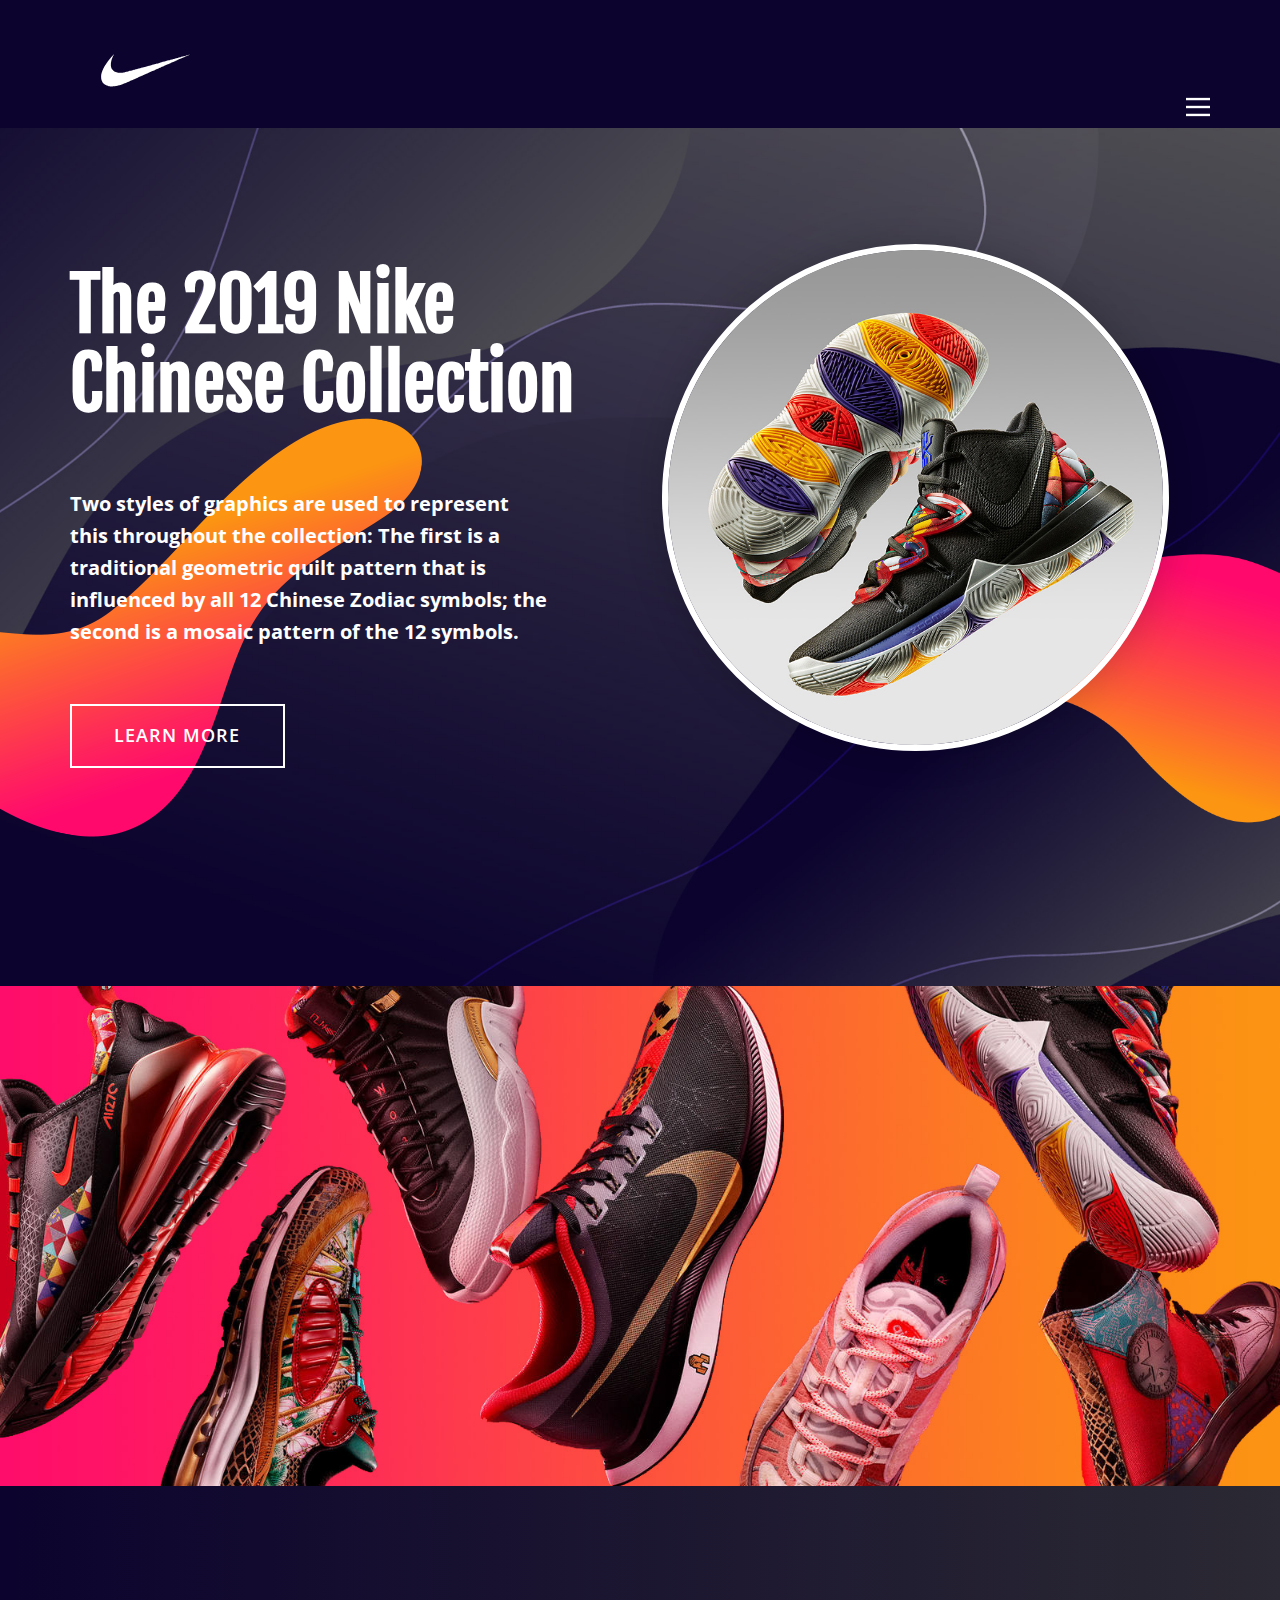
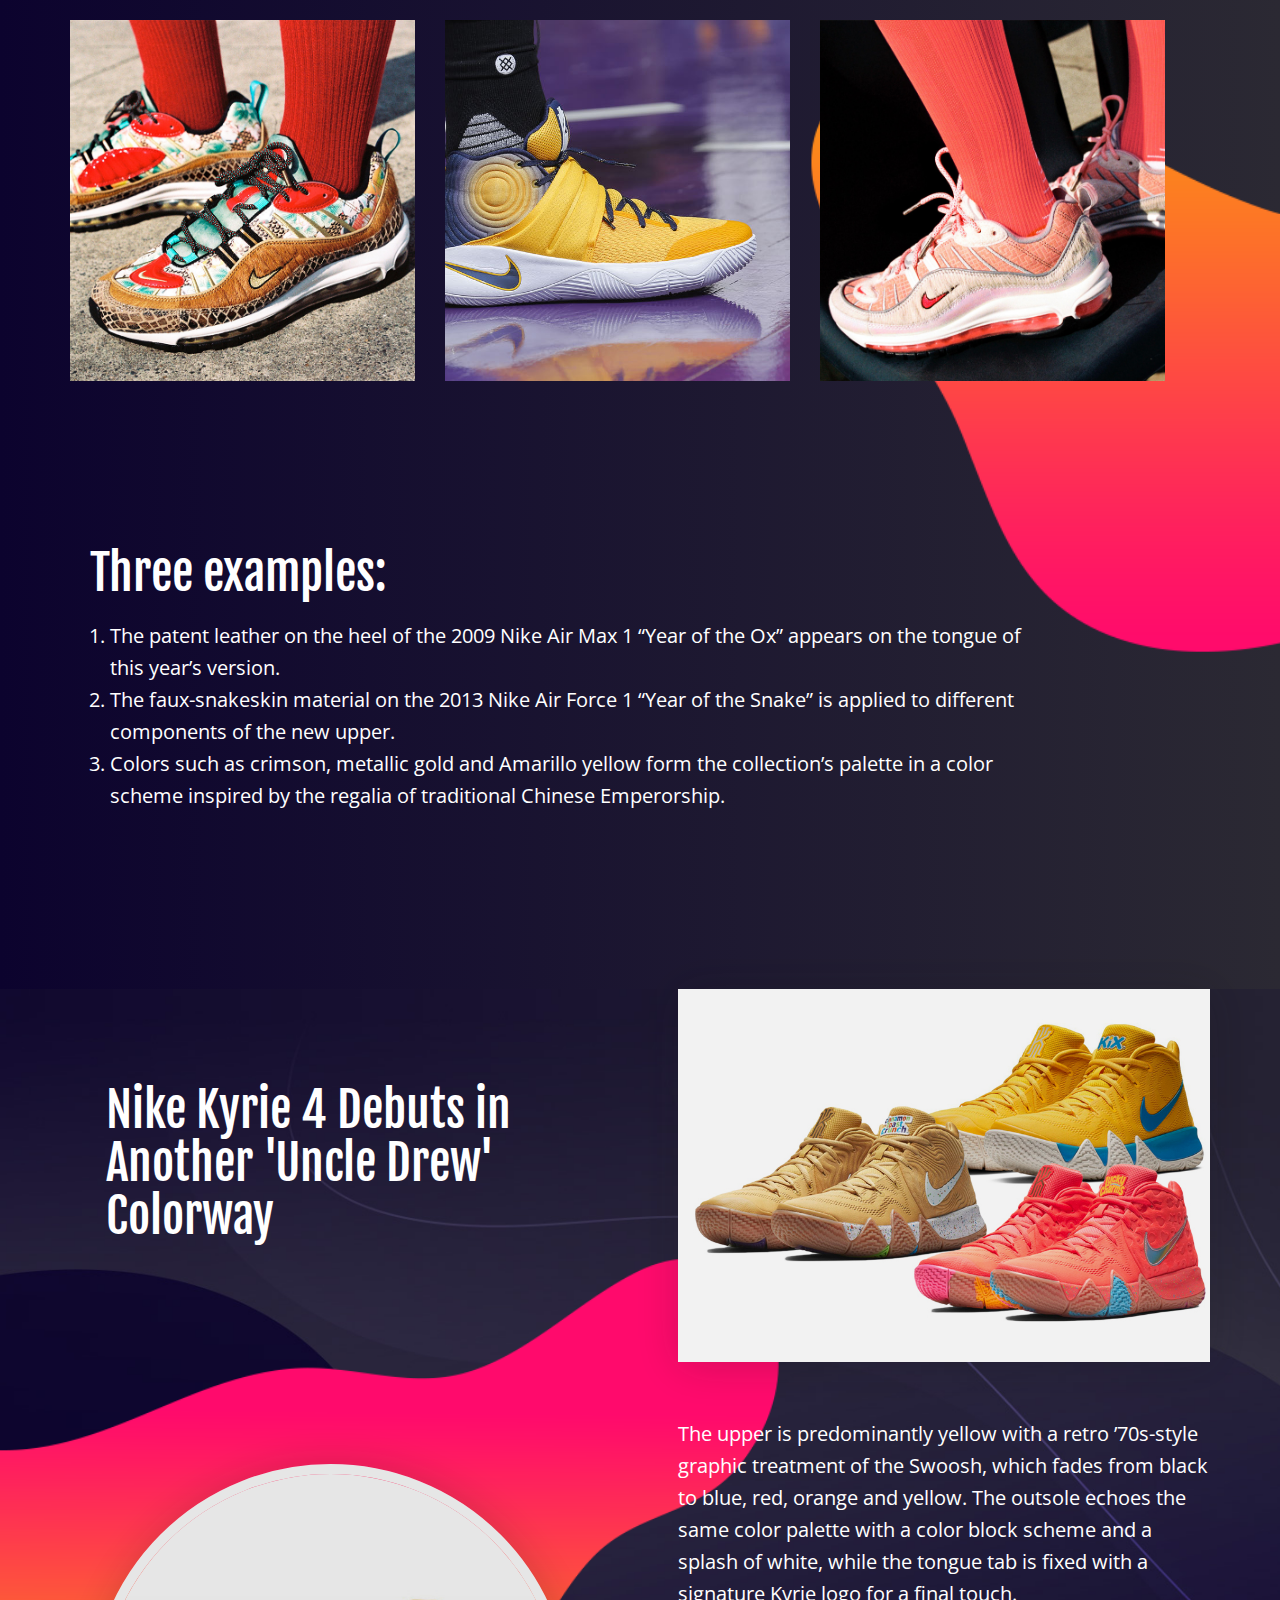
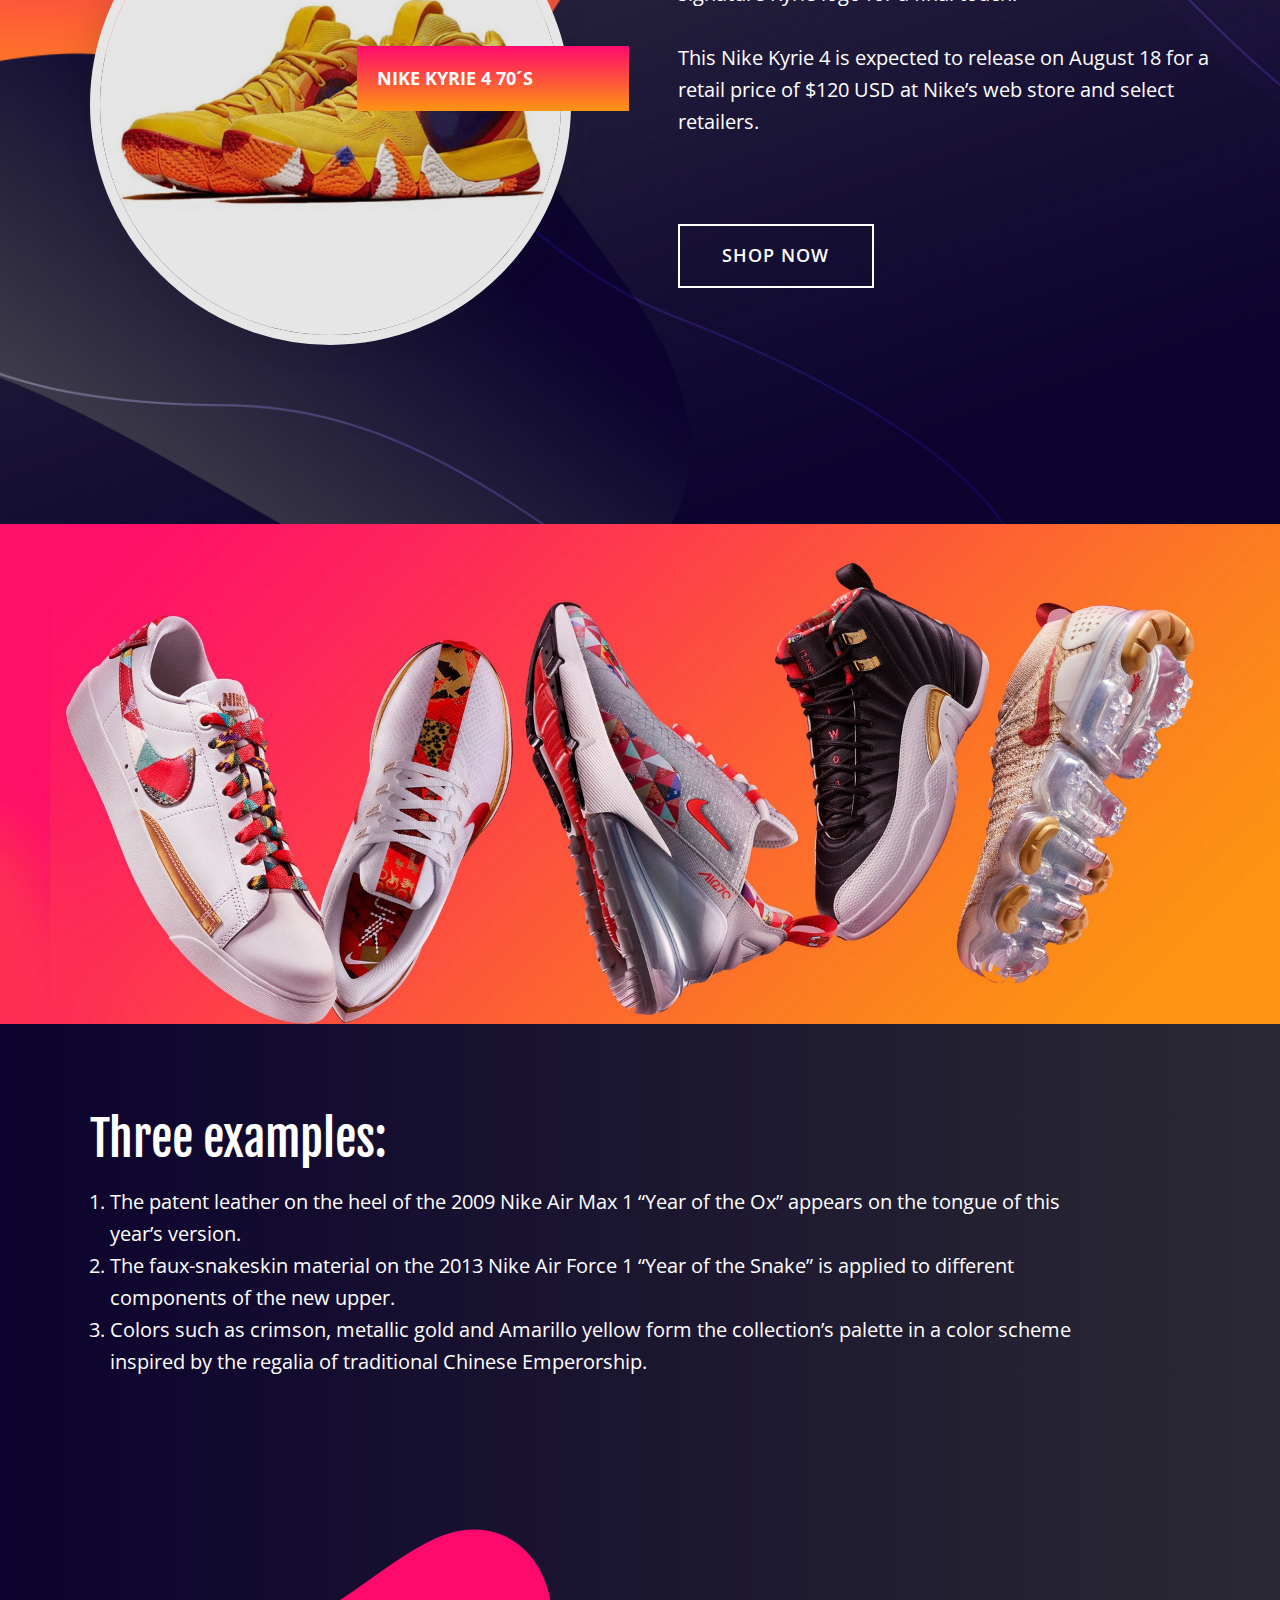
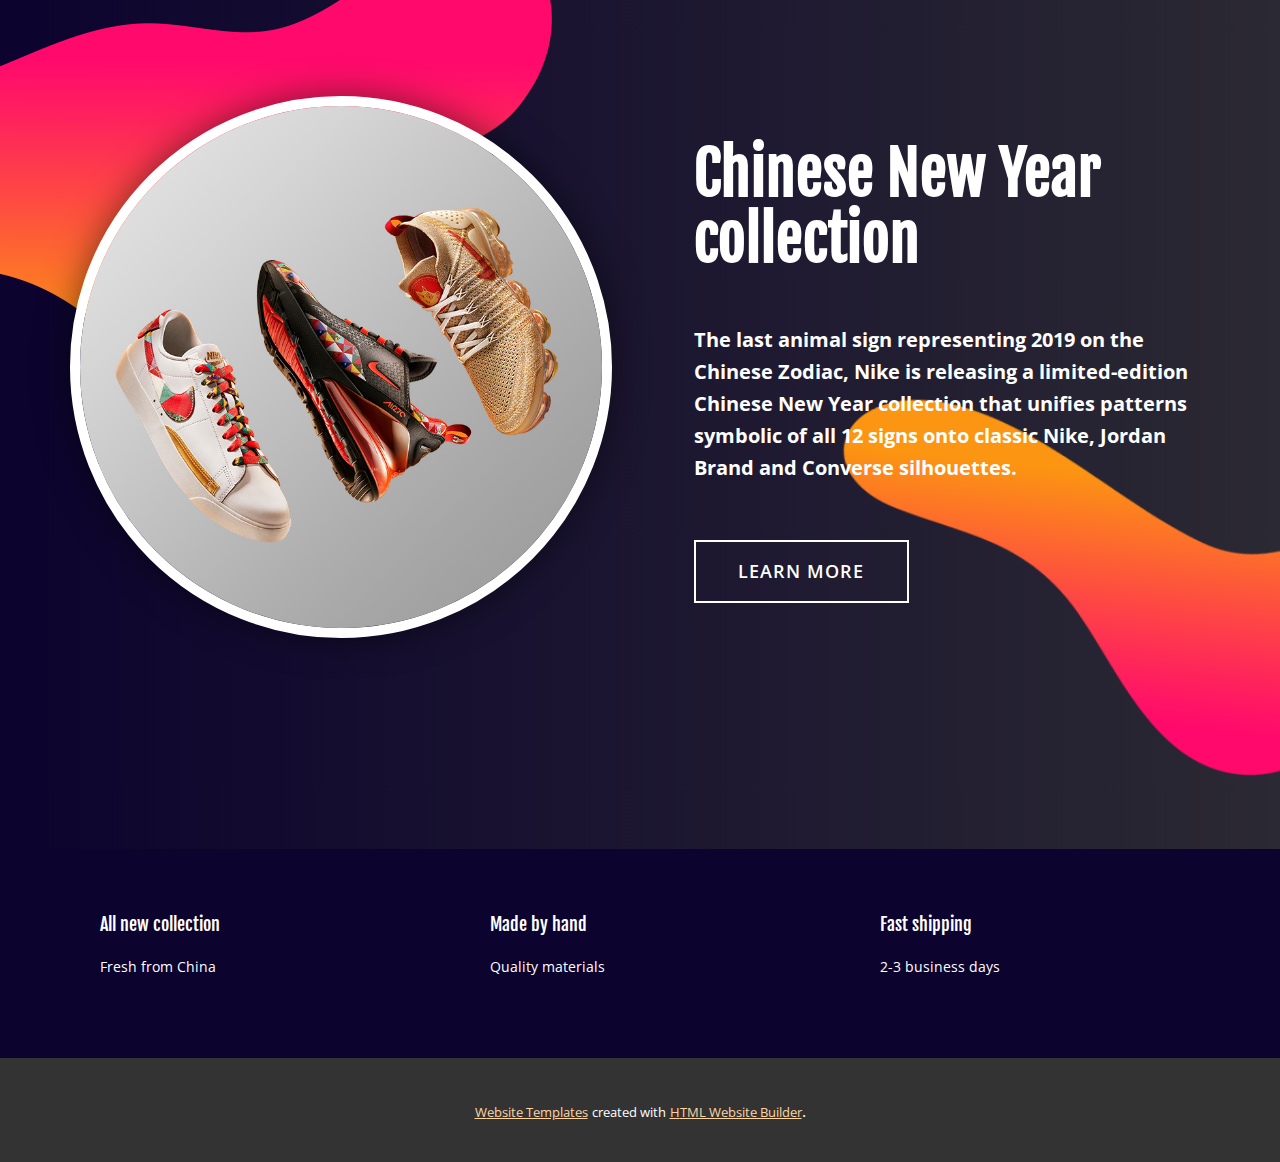
<file: index.html>
<!DOCTYPE html>
<html style="font-size: 16px;" lang="en"><head>
    <meta name="viewport" content="width=device-width, initial-scale=1.0">
    <meta charset="utf-8">
    <meta name="keywords" content="The 2019 Nike Chinese Collection, Three examples:, Nike Kyrie 4 Debuts in Another &amp;apos;Uncle Drew&amp;apos; Colorway, Three examples:, Chinese New Year collection">
    <meta name="description" content="">
    <title>Home</title>
    <link rel="stylesheet" href="nicepage.css" media="screen">
<link rel="stylesheet" href="Home.css" media="screen">
    <script class="u-script" type="text/javascript" src="jquery.js" defer=""></script>
    <script class="u-script" type="text/javascript" src="nicepage.js" defer=""></script>
    <meta name="generator" content="Nicepage 5.3.2, nicepage.com">
    <link id="u-theme-google-font" rel="stylesheet" href="https://fonts.googleapis.com/css?family=Open+Sans:300,300i,400,400i,500,500i,600,600i,700,700i,800,800i|Fjalla+One:400">
    
    
    
    
    
    
    
    
    <script type="application/ld+json">{
		"@context": "http://schema.org",
		"@type": "Organization",
		"name": ""
}</script>
    <meta name="theme-color" content="#fc9512">
    <meta property="og:title" content="Home">
    <meta property="og:type" content="website">
  </head>
  <body data-home-page="index.html" data-home-page-title="Home" class="u-body u-xl-mode" data-lang="en"><header class="u-clearfix u-header u-palette-3-base u-header" id="sec-a060"><div class="u-align-left u-clearfix u-sheet u-sheet-1">
        <h3 class="u-align-left-xs u-headline u-text u-text-1">
          <svg xmlns="http://www.w3.org/2000/svg" width="150" height="100" viewBox="0 0 1600 1600">
		  <path id="Unnamed" fill="#ffffff" stroke="black" stroke-width="1" d="M 307.50,544.25
		           C 307.50,544.25 291.75,558.50 291.75,558.50
		             291.75,558.50 283.50,567.75 283.50,567.75
		             283.50,567.75 276.50,575.50 276.50,575.50
		             276.50,575.50 271.25,581.25 271.25,581.25
		             271.25,581.25 265.75,587.50 265.75,587.50
		             265.75,587.50 260.00,593.50 260.00,593.50
		             260.00,593.50 254.25,600.00 254.25,600.00
		             254.25,600.00 249.00,606.25 249.00,606.25
		             249.00,606.25 245.25,610.25 245.25,610.25
		             245.25,610.25 240.50,615.75 240.50,615.75
		             240.50,615.75 237.00,621.00 237.00,621.00
		             237.00,621.00 232.25,626.75 232.25,626.75
		             232.25,626.75 226.75,633.25 226.75,633.25
		             226.75,633.25 222.50,638.25 222.50,638.25
		             222.50,638.25 217.25,646.00 217.00,646.00
		             216.75,646.00 211.25,653.75 211.25,653.75
		             211.25,653.75 204.50,662.25 204.50,662.25
		             204.50,662.25 198.75,670.75 198.75,670.75
		             198.75,670.75 193.50,678.25 193.50,678.25
		             193.50,678.25 188.00,685.75 188.00,685.75
		             188.00,685.75 182.25,694.50 182.25,694.50
		             182.25,694.50 177.75,702.25 177.75,702.25
		             177.75,702.25 172.50,710.50 172.50,710.50
		             172.50,710.50 167.75,717.25 167.75,717.25
		             167.75,717.25 161.50,725.50 161.50,725.50
		             161.50,725.50 158.00,731.50 158.00,731.50
		             158.00,731.50 154.75,737.50 154.75,737.50
		             154.75,737.50 150.25,745.75 150.25,745.75
		             150.25,745.75 145.25,755.50 145.25,755.50
		             145.25,755.50 140.50,763.75 140.50,763.75
		             140.50,763.75 135.25,773.25 135.25,773.25
		             135.25,773.25 131.75,781.00 131.75,781.00
		             131.75,781.00 127.75,790.00 127.75,790.00
		             127.75,790.00 124.50,797.00 124.50,797.00
		             124.50,797.00 120.75,805.75 120.75,805.75
		             120.75,805.75 117.50,813.25 117.50,813.25
		             117.50,813.25 115.00,820.00 115.00,820.00
		             115.00,820.00 112.00,829.50 112.00,829.50
		             112.00,829.50 107.50,841.75 107.50,841.75
		             107.50,841.75 105.50,848.75 105.50,848.75
		             105.50,848.75 103.25,855.75 103.25,855.75
		             103.25,855.75 102.00,861.75 102.00,861.75
		             102.00,861.75 100.25,869.75 100.25,869.75
		             100.25,869.75 99.00,876.75 99.00,876.75
		             99.00,876.75 98.25,883.00 98.25,883.25
		             98.25,883.50 98.50,889.00 98.50,889.00
		             98.50,889.00 97.50,894.50 97.50,894.50
		             97.50,894.50 97.50,899.75 97.50,899.75
		             97.50,899.75 97.25,908.75 97.25,908.75
		             97.25,908.75 98.00,915.50 98.00,915.50
		             98.00,915.50 98.00,921.50 97.75,921.75
		             97.50,922.00 98.25,930.00 98.25,930.00
		             98.25,930.00 99.00,935.25 99.00,935.25
		             99.00,935.25 99.75,943.50 99.75,943.50
		             99.75,943.50 100.75,949.75 100.75,949.75
		             100.75,949.75 103.25,955.25 103.25,955.50
		             103.25,955.75 104.50,961.75 104.50,961.75
		             104.50,961.75 106.50,967.75 106.50,967.50
		             106.50,967.25 109.75,973.25 109.75,973.25
		             109.75,973.25 111.50,979.75 111.75,979.75
		             112.00,979.75 114.50,984.00 114.50,984.00
		             114.50,984.00 117.50,991.75 117.50,991.75
		             117.50,991.75 121.25,998.00 121.25,998.00
		             121.25,998.00 127.25,1003.75 127.25,1003.75
		             127.25,1003.75 131.00,1009.75 131.00,1009.75
		             131.00,1009.75 136.00,1015.25 136.00,1015.25
		             136.00,1015.25 140.50,1019.50 140.50,1019.50
		             140.50,1019.50 145.75,1023.50 145.75,1023.50
		             145.75,1023.50 151.25,1028.25 151.25,1028.25
		             151.25,1028.25 156.75,1032.00 156.75,1032.00
		             156.75,1032.00 164.75,1037.50 164.75,1037.50
		             164.75,1037.50 170.00,1041.25 170.00,1041.25
		             170.00,1041.25 176.75,1044.00 176.75,1044.00
		             176.75,1044.00 185.75,1047.00 185.75,1047.00
		             185.75,1047.00 190.00,1048.75 190.00,1048.75
		             190.00,1048.75 197.00,1051.75 197.00,1051.75
		             197.00,1051.75 203.00,1053.75 203.00,1053.75
		             203.00,1053.75 208.50,1055.25 208.50,1055.25
		             208.50,1055.25 215.00,1058.00 215.00,1058.00
		             215.00,1058.00 218.50,1058.50 218.50,1058.50
		             218.50,1058.50 225.50,1060.25 225.75,1060.25
		             226.00,1060.25 231.00,1061.00 231.25,1061.00
		             231.50,1061.00 240.75,1062.00 240.75,1062.00
		             240.75,1062.00 248.25,1062.00 248.25,1062.00
		             248.25,1062.00 257.75,1062.75 257.75,1062.75
		             257.75,1062.75 267.00,1062.50 267.00,1062.50
		             267.00,1062.50 274.75,1062.50 274.75,1062.50
		             274.75,1062.50 285.00,1062.25 285.00,1062.25
		             285.00,1062.25 296.00,1061.50 296.00,1061.50
		             296.00,1061.50 304.33,1060.33 304.33,1060.33
		             304.33,1060.33 314.00,1059.67 314.00,1059.67
		             314.00,1059.67 324.00,1058.67 324.00,1058.33
		             324.00,1058.00 334.67,1057.00 334.67,1057.00
		             334.67,1057.00 347.33,1054.00 347.33,1054.00
		             347.33,1054.00 356.33,1053.00 356.33,1053.00
		             356.33,1053.00 368.67,1050.00 368.67,1050.00
		             368.67,1050.00 376.67,1047.67 376.67,1047.67
		             376.67,1047.67 387.33,1045.33 387.33,1045.33
		             387.33,1045.33 396.00,1042.67 396.00,1042.67
		             396.00,1042.67 408.00,1039.00 408.00,1039.00
		             408.00,1039.00 421.67,1035.00 421.67,1035.00
		             421.67,1035.00 432.00,1031.33 432.00,1031.33
		             432.00,1031.33 449.67,1024.00 449.67,1024.00
		             449.67,1024.00 459.33,1021.00 459.33,1021.00
		             459.33,1021.00 477.67,1013.67 477.67,1013.67
		             477.67,1013.67 491.67,1007.67 491.67,1007.67
		             491.67,1007.67 503.67,1003.00 504.00,1002.67
		             504.33,1002.33 515.33,997.33 515.33,997.33
		             515.33,997.33 526.33,992.33 526.33,992.33
		             526.33,992.33 538.00,987.33 538.00,987.33
		             538.00,987.33 547.67,982.67 547.67,982.67
		             547.67,982.67 557.00,978.50 557.00,978.50
		             557.00,978.50 570.25,972.50 570.25,972.50
		             570.25,972.50 579.00,969.25 579.00,969.25
		             579.00,969.25 588.50,964.75 588.50,964.75
		             588.50,964.75 601.50,959.25 601.50,959.25
		             601.50,959.25 657.50,934.25 657.50,934.25
		             657.50,934.25 690.75,919.50 690.75,919.50
		             690.75,919.50 713.75,909.50 713.75,909.50
		             713.75,909.50 734.25,899.25 734.25,899.25
		             734.25,899.25 754.00,891.25 754.00,891.25
		             754.00,891.25 772.00,883.00 772.00,883.00
		             772.00,883.00 786.25,876.50 786.25,876.50
		             786.25,876.50 806.00,868.25 806.00,868.25
		             806.00,868.25 822.00,861.00 822.00,861.00
		             822.00,861.00 838.25,854.00 838.25,854.00
		             838.25,854.00 853.50,847.25 853.50,847.25
		             853.50,847.25 870.00,840.25 870.00,840.25
		             870.00,840.25 883.50,833.75 883.50,833.75
		             883.50,833.75 902.00,825.50 902.00,825.50
		             902.00,825.50 921.25,817.50 921.50,817.50
		             921.75,817.50 933.50,812.00 933.50,812.00
		             933.50,812.00 946.75,806.25 946.75,806.25
		             946.75,806.25 964.00,798.25 964.00,798.25
		             964.00,798.25 975.50,793.25 975.50,793.25
		             975.50,793.25 992.25,785.75 992.25,785.75
		             992.25,785.75 1007.50,779.50 1007.50,779.50
		             1007.50,779.50 1024.75,772.25 1024.75,772.25
		             1024.75,772.25 1039.75,765.50 1039.75,765.50
		             1039.75,765.50 1054.50,758.00 1054.50,758.00
		             1054.50,758.00 1074.25,749.00 1074.25,749.00
		             1074.25,749.00 1088.00,743.75 1088.00,743.75
		             1088.00,743.75 1107.00,735.00 1107.00,735.00
		             1107.00,735.00 1129.00,725.00 1129.00,725.00
		             1129.00,725.00 1148.00,717.00 1148.00,717.00
		             1148.00,717.00 1167.75,707.50 1167.75,707.50
		             1167.75,707.50 1188.50,698.50 1188.50,698.50
		             1188.50,698.50 1207.00,690.25 1207.00,690.25
		             1207.00,690.25 1222.25,683.00 1222.25,683.00
		             1222.25,683.00 1236.00,677.75 1236.00,677.75
		             1236.00,677.75 1252.50,670.75 1252.50,670.50
		             1252.50,670.25 1270.00,663.00 1270.00,663.00
		             1270.00,663.00 1279.75,658.75 1279.75,658.75
		             1279.75,658.75 1288.75,654.25 1288.75,654.25
		             1288.75,654.25 1304.25,647.75 1304.25,647.75
		             1304.25,647.75 1316.75,642.00 1316.75,642.00
		             1316.75,642.00 1327.00,637.75 1327.00,637.75
		             1327.00,637.75 1346.50,628.75 1346.50,628.75
		             1346.50,628.75 1363.25,621.75 1363.25,621.75
		             1363.25,621.75 1380.25,614.25 1380.25,614.25
		             1380.25,614.25 1395.00,608.25 1395.00,608.25
		             1395.00,608.25 1412.75,600.25 1412.75,600.25
		             1412.75,600.25 1425.75,595.50 1425.75,595.50
		             1425.75,595.50 1441.50,587.25 1441.50,587.25
		             1441.50,587.25 1456.50,580.50 1456.50,580.50
		             1456.50,580.50 1469.00,574.75 1469.00,574.75
		             1469.00,574.75 1485.75,567.00 1485.75,567.00
		             1485.75,567.00 1496.25,562.75 1496.25,562.75
		             1496.25,562.75 1507.25,558.50 1507.25,558.50
		             1507.25,558.50 1516.25,554.75 1516.25,554.75
		             1516.25,554.75 1524.75,551.00 1524.75,551.00
		             1524.75,551.00 1532.00,547.25 1532.00,547.25
		             1532.00,547.25 1517.50,551.50 1517.50,551.50
		             1517.50,551.50 1502.00,556.00 1502.00,556.00
		             1502.00,556.00 1485.00,560.50 1485.00,560.50
		             1485.00,560.50 1469.25,565.50 1469.25,565.50
		             1469.25,565.50 1452.75,570.25 1452.75,570.25
		             1452.75,570.25 1435.00,575.00 1435.00,575.00
		             1435.00,575.00 1413.25,580.50 1413.25,580.50
		             1413.25,580.50 1399.00,584.50 1399.00,584.50
		             1399.00,584.50 1378.00,590.00 1378.00,590.00
		             1378.00,590.00 1357.25,596.00 1357.25,596.00
		             1357.25,596.00 1334.75,602.50 1334.75,602.50
		             1334.75,602.50 1315.25,608.50 1315.25,608.50
		             1315.25,608.50 1289.25,615.25 1289.25,615.25
		             1289.25,615.25 1260.00,623.50 1260.00,623.50
		             1260.00,623.50 1228.25,632.25 1228.25,632.25
		             1228.25,632.25 1203.00,638.75 1203.00,638.75
		             1203.00,638.75 1180.50,645.50 1180.50,645.50
		             1180.50,645.50 1041.00,682.50 1041.00,682.50
		             1041.00,682.50 966.25,703.50 966.25,703.50
		             966.25,703.50 867.25,731.25 867.25,731.25
		             867.25,731.25 760.75,760.25 760.75,760.25
		             760.75,760.25 634.25,795.00 634.25,795.00
		             634.25,795.00 566.00,812.75 566.00,812.75
		             566.00,812.75 506.75,829.50 506.75,829.50
		             506.75,829.50 468.00,838.25 468.00,838.25
		             468.00,838.25 457.00,840.25 456.75,840.25
		             456.50,840.25 440.00,843.00 440.00,843.00
		             440.00,843.00 422.50,844.00 422.50,844.00
		             422.50,844.00 407.75,844.75 407.75,844.75
		             407.75,844.75 398.00,844.50 398.00,844.50
		             398.00,844.50 387.50,844.75 387.50,844.75
		             387.50,844.75 378.50,843.75 378.25,843.50
		             378.00,843.25 367.75,842.50 367.75,842.50
		             367.75,842.50 356.00,840.25 356.00,840.25
		             356.00,840.25 341.75,836.75 342.00,836.75
		             342.25,836.75 334.25,833.25 334.25,833.25
		             334.25,833.25 328.75,831.00 328.75,831.00
		             328.75,831.00 322.00,828.25 322.00,828.25
		             322.00,828.25 312.50,823.00 312.50,823.00
		             312.50,823.00 299.75,814.75 299.75,814.75
		             299.75,814.75 292.75,808.00 292.75,808.00
		             292.75,808.00 283.75,799.00 283.75,799.00
		             283.75,799.00 272.25,784.50 272.25,784.50
		             272.25,784.50 264.75,771.00 264.75,771.00
		             264.75,771.00 260.25,758.50 260.25,758.25
		             260.25,758.00 255.50,740.50 255.50,740.50
		             255.50,740.50 254.25,726.25 254.25,726.25
		             254.25,726.25 254.50,715.25 254.50,715.25
		             254.50,715.25 254.50,703.00 254.50,703.00
		             254.50,703.00 254.75,693.00 254.75,693.00
		             254.75,693.00 256.25,684.25 256.25,684.25
		             256.25,684.25 258.00,672.25 258.00,672.25
		             258.00,672.25 260.00,660.25 260.00,660.25
		             260.00,660.25 263.00,648.25 263.00,648.25
		             263.00,648.25 266.75,635.50 266.75,635.50
		             266.75,635.50 272.50,620.50 272.50,620.50
		             272.50,620.50 277.75,604.25 277.75,604.25
		             277.75,604.25 283.25,590.50 283.25,590.50
		             283.25,590.50 289.00,579.00 289.00,579.00
		             289.00,579.00 295.50,569.25 295.50,569.25
		             295.50,569.25 299.75,558.75 299.75,558.75
		             299.75,558.75 307.50,544.25 307.50,544.25 Z">
					 </path>
		</svg>

        </h3>
        <nav class="u-menu u-menu-hamburger u-offcanvas u-menu-1" data-responsive-from="XL">
          <div class="menu-collapse">
            <a class="u-button-style u-nav-link u-text-body-alt-color" href="#" style="padding: 4px 0px; font-size: calc(1em + 8px);">
              <svg class="u-svg-link" preserveAspectRatio="xMidYMin slice" viewBox="0 0 302 302" style="undefined"><use xmlns:xlink="http://www.w3.org/1999/xlink" xlink:href="#svg-a760"></use></svg>
              <svg xmlns="http://www.w3.org/2000/svg" xmlns:xlink="http://www.w3.org/1999/xlink" version="1.1" id="svg-a760" x="0px" y="0px" viewBox="0 0 302 302" style="enable-background:new 0 0 302 302;" xml:space="preserve" class="u-svg-content"><g><rect y="36" width="302" height="30"></rect><rect y="236" width="302" height="30"></rect><rect y="136" width="302" height="30"></rect>
</g><g></g><g></g><g></g><g></g><g></g><g></g><g></g><g></g><g></g><g></g><g></g><g></g><g></g><g></g><g></g></svg>
            </a>
          </div>
          <div class="u-nav-container">
            <ul class="u-nav u-spacing-25 u-unstyled"><li class="u-nav-item"><a class="u-button-style u-nav-link" href="index.html" style="padding: 8px 0px;">Home</a>
</li><li class="u-nav-item"><a class="u-button-style u-nav-link" href="About.html" style="padding: 8px 0px;">About</a>
</li><li class="u-nav-item"><a class="u-button-style u-nav-link" href="Contact.html" style="padding: 8px 0px;">Contact</a>
</li></ul>
          </div>
          <div class="u-nav-container-collapse">
            <div class="u-black u-container-style u-inner-container-layout u-opacity u-opacity-95 u-sidenav">
              <div class="u-inner-container-layout u-sidenav-overflow">
                <div class="u-menu-close"></div>
                <ul class="u-align-center u-nav u-popupmenu-items u-unstyled u-nav-2"><li class="u-nav-item"><a class="u-button-style u-nav-link" href="index.html" style="padding: 8px 0px;">Home</a>
</li><li class="u-nav-item"><a class="u-button-style u-nav-link" href="About.html" style="padding: 8px 0px;">About</a>
</li><li class="u-nav-item"><a class="u-button-style u-nav-link" href="Contact.html" style="padding: 8px 0px;">Contact</a>
</li></ul>
              </div>
            </div>
            <div class="u-black u-menu-overlay u-opacity u-opacity-70"></div>
          </div>
        </nav>
      </div></header> 
    <section class="u-clearfix u-image u-section-1" id="sec-42d9">
      <img src="images/object.png" alt="" class="u-image u-image-default u-image-1" data-image-width="465" data-image-height="487">
      <img src="images/object2.png" alt="" class="u-image u-image-default u-image-2" data-image-width="700" data-image-height="557">
      <div class="u-clearfix u-layout-wrap u-layout-wrap-1">
        <div class="u-layout">
          <div class="u-layout-row">
            <div class="u-container-style u-layout-cell u-left-cell u-size-30 u-layout-cell-1">
              <div class="u-container-layout u-valign-middle-xl u-valign-top-sm u-container-layout-1">
                <h1 class="u-text u-text-body-alt-color u-title u-text-1">The 2019 Nike Chinese Collection</h1>
                <p class="u-large-text u-text u-text-body-alt-color u-text-variant u-text-2">Two styles of graphics are used to represent this throughout the collection: The first is a traditional geometric quilt pattern that is influenced by all 12 Chinese Zodiac symbols; the second is a mosaic pattern of the
                                    12 symbols. </p>
                <a href="https://news.nike.com/news/nike-chinese-new-year-collection" class="u-border-2 u-border-white u-btn u-button-style u-btn-1" title="learn more" target="_blank">learn more</a>
              </div>
            </div>
            <div class="u-container-style u-layout-cell u-right-cell u-size-30 u-layout-cell-2">
              <div class="u-container-layout u-valign-middle-xs">
                <img class="u-border-6 u-border-white u-image u-image-circle u-image-3" src="images/Untitled1.jpg">
              </div>
            </div>
          </div>
        </div>
      </div>
    </section>
    <section class="u-clearfix u-image u-section-2" id="sec-1f81">
      <div class="u-clearfix u-sheet u-sheet-1"></div>
    </section>
    <section class="u-clearfix u-gradient u-section-3" id="sec-1428">
      <img src="images/object4.png" alt="" class="u-image u-image-default u-image-1" data-image-width="385" data-image-height="522">
      <div class="u-clearfix u-expanded-width-md u-gutter-30 u-layout-wrap u-layout-wrap-1">
        <div class="u-layout">
          <div class="u-layout-row">
            <div class="u-container-style u-image u-layout-cell u-left-cell u-size-20 u-image-2">
              <div class="u-container-layout"></div>
            </div>
            <div class="u-container-style u-image u-layout-cell u-size-20 u-image-3">
              <div class="u-container-layout"></div>
            </div>
            <div class="u-container-style u-image u-layout-cell u-right-cell u-size-20 u-image-4">
              <div class="u-container-layout"></div>
            </div>
          </div>
        </div>
      </div>
      <div class="u-container-style u-expanded-width-xs u-group u-group-1">
        <div class="u-container-layout u-valign-middle u-container-layout-4">
          <h1 class="u-text u-text-body-alt-color u-text-1">Three examples:</h1>
          <ol class="u-text u-text-body-alt-color u-text-2">
            <li>The patent leather on the heel of the 2009 Nike Air Max 1 “Year of the Ox” appears on the tongue of this year’s version. </li>
            <li>The faux-snakeskin material on the 2013 Nike Air Force 1 “Year of the Snake” is applied to different components of the new upper. </li>
            <li>Colors such as crimson, metallic gold and Amarillo yellow form the collection’s palette in a color scheme inspired by the regalia of traditional Chinese Emperorship.</li>
          </ol>
        </div>
      </div>
    </section>
    <section class="u-clearfix u-image u-section-4" id="sec-40ca">
      <img src="images/object3.png" alt="" class="u-image u-image-default u-image-1" data-image-width="700" data-image-height="522">
      <div class="u-clearfix u-gutter-30 u-layout-wrap u-layout-wrap-1">
        <div class="u-layout">
          <div class="u-layout-row">
            <div class="u-container-style u-layout-cell u-left-cell u-size-30 u-layout-cell-1">
              <div class="u-container-layout u-container-layout-1">
                <h1 class="u-text u-text-body-alt-color u-text-1">Nike Kyrie 4 Debuts in Another 'Uncle Drew' Colorway </h1>
                <img src="images/f.jpg" alt="" class="u-border-10 u-border-white u-image u-image-circle u-image-2">
                <div class="u-container-style u-gradient u-group u-group-1">
                  <div class="u-container-layout u-valign-middle u-container-layout-2">
                    <p class="u-text u-text-body-alt-color u-text-2">Nike Kyrie 4 70´s</p>
                  </div>
                </div>
              </div>
            </div>
            <div class="u-container-style u-layout-cell u-right-cell u-size-30 u-layout-cell-2">
              <div class="u-container-layout u-container-layout-3">
                <img class="u-expanded-width u-image u-image-3" src="images/NikeKyrie4CerealPack1.jpg">
                <p class="u-text u-text-body-alt-color u-text-3">The upper is predominantly yellow with a retro ’70s-style graphic treatment of the Swoosh, which fades from black to blue, red, orange and yellow. The outsole echoes the same color palette with a color block scheme and
                                    a splash of white, while the tongue tab is fixed with a signature Kyrie logo for a final touch. <br>
                  <br>This Nike Kyrie 4 is expected to release on August 18 for a retail price of $120 USD at Nike’s web store and select retailers.&nbsp;
                </p>
                <a href="https://articulo.mercadolibre.com.mx/MLM-639945759-nike-kyrie-4-70s-special-edition-_JM" class="u-border-2 u-border-white u-btn u-button-style u-btn-1" title="learn more" target="_blank">shop now</a>
              </div>
            </div>
          </div>
        </div>
      </div>
    </section>
    <section class="u-clearfix u-image u-section-5" id="sec-a0e9" data-image-width="3000" data-image-height="1314">
      <div class="u-clearfix u-sheet u-sheet-1"></div>
    </section>
    <section class="u-clearfix u-gradient u-section-6" id="sec-cf47">
      <div class="u-clearfix u-sheet u-sheet-1">
        <div class="u-container-style u-group u-group-1">
          <div class="u-container-layout u-container-layout-1">
            <h1 class="u-text u-text-body-alt-color u-text-1">Three examples:</h1>
            <ol class="u-text u-text-body-alt-color u-text-2">
              <li>The patent leather on the heel of the 2009 Nike Air Max 1 “Year of the Ox” appears on the tongue of this year’s version. </li>
              <li>The faux-snakeskin material on the 2013 Nike Air Force 1 “Year of the Snake” is applied to different components of the new upper. </li>
              <li>Colors such as crimson, metallic gold and Amarillo yellow form the collection’s palette in a color scheme inspired by the regalia of traditional Chinese Emperorship.</li>
            </ol>
          </div>
        </div>
      </div>
    </section>
    <section class="u-clearfix u-gradient u-section-7" id="carousel_ef01">
      <img src="images/object8.png" alt="" class="u-image u-image-default u-image-1" data-image-width="598" data-image-height="522">
      <img src="images/cv.png" alt="" class="u-image u-image-default u-image-2">
      <div class="u-clearfix u-gutter-30 u-layout-wrap u-layout-wrap-1">
        <div class="u-layout">
          <div class="u-layout-row">
            <div class="u-container-style u-layout-cell u-left-cell u-size-32 u-layout-cell-1">
              <div class="u-container-layout">
                <img class="u-border-10 u-border-white u-image u-image-circle u-image-3" src="images/x.jpg">
              </div>
            </div>
            <div class="u-container-style u-layout-cell u-right-cell u-size-28 u-layout-cell-2">
              <div class="u-container-layout u-valign-middle-xl u-valign-top-sm u-container-layout-2">
                <h1 class="u-text u-text-body-alt-color u-text-1">Chinese New Year collection</h1>
                <p class="u-large-text u-text u-text-body-alt-color u-text-variant u-text-2">The last animal sign representing 2019 on the Chinese Zodiac, Nike is releasing a limited-edition Chinese New Year collection that unifies patterns symbolic of all 12 signs onto classic Nike, Jordan Brand and Converse silhouettes.</p>
                <a href="https://news.nike.com/news/nike-chinese-new-year-collection" class="u-border-2 u-border-white u-btn u-button-style u-btn-1" title="learn more" target="_blank">learn more</a>
              </div>
            </div>
          </div>
        </div>
      </div>
    </section>
    
    
    <footer class="u-clearfix u-footer u-palette-3-base" id="sec-4f1f"><div class="u-clearfix u-sheet u-sheet-1">
        <div class="u-clearfix u-expanded-width-lg u-expanded-width-md u-expanded-width-xl u-expanded-width-xs u-gutter-30 u-layout-wrap u-layout-wrap-1">
          <div class="u-gutter-0 u-layout">
            <div class="u-layout-row">
              <div class="u-align-center-xs u-align-left-lg u-align-left-md u-align-left-sm u-align-left-xl u-container-style u-layout-cell u-left-cell u-size-20 u-size-20-md u-layout-cell-1">
                <div class="u-container-layout u-valign-top u-container-layout-1">
                  <h6 class="u-text u-text-1">All new collection</h6>
                  <p class="u-small-text u-text u-text-variant u-text-2">Fresh from China</p>
                </div>
              </div>
              <div class="u-align-center-xs u-align-left-lg u-align-left-md u-align-left-sm u-align-left-xl u-container-style u-layout-cell u-size-20 u-size-20-md u-layout-cell-2">
                <div class="u-container-layout u-valign-top u-container-layout-2">
                  <h6 class="u-text u-text-3">Made by hand</h6>
                  <p class="u-small-text u-text u-text-variant u-text-4">Quality materials</p>
                </div>
              </div>
              <div class="u-align-center-xs u-align-left-lg u-align-left-md u-align-left-sm u-align-left-xl u-container-style u-layout-cell u-right-cell u-size-20 u-size-20-md u-layout-cell-3">
                <div class="u-container-layout u-valign-top u-container-layout-3">
                  <h6 class="u-text u-text-5">Fast shipping</h6>
                  <p class="u-small-text u-text u-text-variant u-text-6">2-3 business days</p>
                </div>
              </div>
            </div>
          </div>
        </div>
      </div></footer>
    <section class="u-backlink u-clearfix u-grey-80">
      <a class="u-link" href="https://nicepage.com/website-templates" target="_blank">
        <span>Website Templates</span>
      </a>
      <p class="u-text">
        <span>created with</span>
      </p>
      <a class="u-link" href="https://nicepage.com/html-website-builder" target="_blank">
        <span>HTML Website Builder</span>
      </a>. 
    </section>
  
</body></html>
</file>
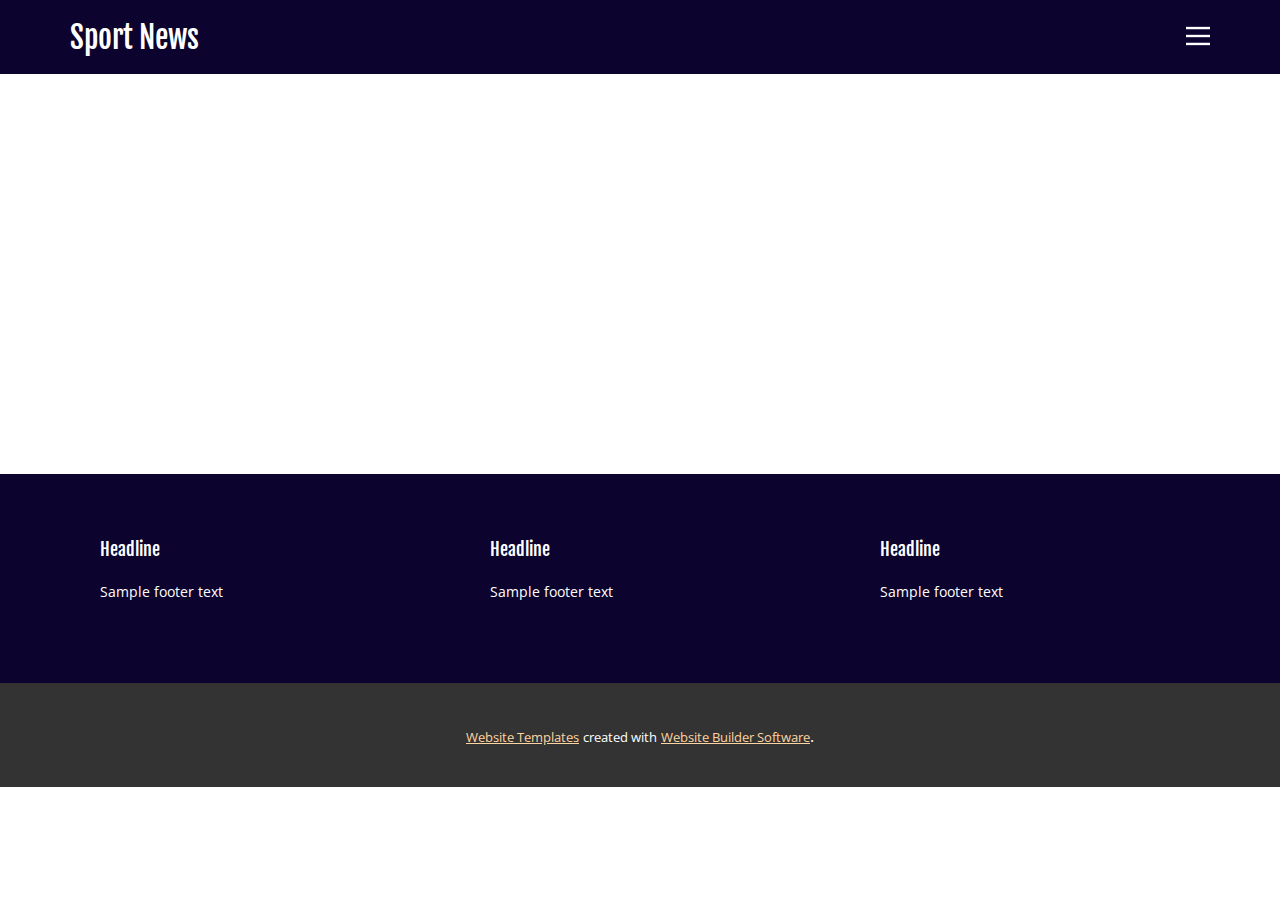
<file: About.html>
<!DOCTYPE html>
<html style="font-size: 16px;" lang="en"><head>
    <meta name="viewport" content="width=device-width, initial-scale=1.0">
    <meta charset="utf-8">
    <meta name="keywords" content="">
    <meta name="description" content="">
    <title>About</title>
    <link rel="stylesheet" href="nicepage.css" media="screen">
<link rel="stylesheet" href="About.css" media="screen">
    <script class="u-script" type="text/javascript" src="jquery.js" defer=""></script>
    <script class="u-script" type="text/javascript" src="nicepage.js" defer=""></script>
    <meta name="generator" content="Nicepage 5.3.2, nicepage.com">
    <link id="u-theme-google-font" rel="stylesheet" href="https://fonts.googleapis.com/css?family=Open+Sans:300,300i,400,400i,500,500i,600,600i,700,700i,800,800i|Fjalla+One:400">
    
    
    <script type="application/ld+json">{
		"@context": "http://schema.org",
		"@type": "Organization",
		"name": ""
}</script>
    <meta name="theme-color" content="#fc9512">
    <meta property="og:title" content="About">
    <meta property="og:type" content="website">
  </head>
  <body class="u-body u-xl-mode" data-lang="en"><header class="u-clearfix u-header u-palette-3-base u-header" id="sec-a060"><div class="u-align-left u-clearfix u-sheet u-sheet-1">
        <h3 class="u-align-left-xs u-headline u-text u-text-1">
          <a href="/">Sport News</a>
        </h3>
        <nav class="u-menu u-menu-hamburger u-offcanvas u-menu-1" data-responsive-from="XL">
          <div class="menu-collapse">
            <a class="u-button-style u-nav-link u-text-body-alt-color" href="#" style="padding: 4px 0px; font-size: calc(1em + 8px);">
              <svg class="u-svg-link" preserveAspectRatio="xMidYMin slice" viewBox="0 0 302 302" style="undefined"><use xmlns:xlink="http://www.w3.org/1999/xlink" xlink:href="#svg-a760"></use></svg>
              <svg xmlns="http://www.w3.org/2000/svg" xmlns:xlink="http://www.w3.org/1999/xlink" version="1.1" id="svg-a760" x="0px" y="0px" viewBox="0 0 302 302" style="enable-background:new 0 0 302 302;" xml:space="preserve" class="u-svg-content"><g><rect y="36" width="302" height="30"></rect><rect y="236" width="302" height="30"></rect><rect y="136" width="302" height="30"></rect>
</g><g></g><g></g><g></g><g></g><g></g><g></g><g></g><g></g><g></g><g></g><g></g><g></g><g></g><g></g><g></g></svg>
            </a>
          </div>
          <div class="u-nav-container">
            <ul class="u-nav u-spacing-25 u-unstyled"><li class="u-nav-item"><a class="u-button-style u-nav-link" href="Home.html" style="padding: 8px 0px;">Home</a>
</li><li class="u-nav-item"><a class="u-button-style u-nav-link" href="About.html" style="padding: 8px 0px;">About</a>
</li><li class="u-nav-item"><a class="u-button-style u-nav-link" href="Contact.html" style="padding: 8px 0px;">Contact</a>
</li></ul>
          </div>
          <div class="u-nav-container-collapse">
            <div class="u-black u-container-style u-inner-container-layout u-opacity u-opacity-95 u-sidenav">
              <div class="u-inner-container-layout u-sidenav-overflow">
                <div class="u-menu-close"></div>
                <ul class="u-align-center u-nav u-popupmenu-items u-unstyled u-nav-2"><li class="u-nav-item"><a class="u-button-style u-nav-link" href="Home.html" style="padding: 8px 0px;">Home</a>
</li><li class="u-nav-item"><a class="u-button-style u-nav-link" href="About.html" style="padding: 8px 0px;">About</a>
</li><li class="u-nav-item"><a class="u-button-style u-nav-link" href="Contact.html" style="padding: 8px 0px;">Contact</a>
</li></ul>
              </div>
            </div>
            <div class="u-black u-menu-overlay u-opacity u-opacity-70"></div>
          </div>
        </nav>
      </div></header>
    <section class="u-clearfix u-section-1" id="sec-d1a1">
      <div class="u-clearfix u-sheet u-sheet-1"></div>
    </section>
    
    
    <footer class="u-clearfix u-footer u-palette-3-base" id="sec-4f1f"><div class="u-clearfix u-sheet u-sheet-1">
        <div class="u-clearfix u-expanded-width-lg u-expanded-width-md u-expanded-width-xl u-expanded-width-xs u-gutter-30 u-layout-wrap u-layout-wrap-1">
          <div class="u-gutter-0 u-layout">
            <div class="u-layout-row">
              <div class="u-align-center-xs u-align-left-lg u-align-left-md u-align-left-sm u-align-left-xl u-container-style u-layout-cell u-left-cell u-size-20 u-size-20-md u-layout-cell-1">
                <div class="u-container-layout u-valign-top u-container-layout-1">
                  <h6 class="u-text u-text-1">Headline</h6>
                  <p class="u-small-text u-text u-text-variant u-text-2">Sample footer text</p>
                </div>
              </div>
              <div class="u-align-center-xs u-align-left-lg u-align-left-md u-align-left-sm u-align-left-xl u-container-style u-layout-cell u-size-20 u-size-20-md u-layout-cell-2">
                <div class="u-container-layout u-valign-top u-container-layout-2">
                  <h6 class="u-text u-text-3">Headline</h6>
                  <p class="u-small-text u-text u-text-variant u-text-4">Sample footer text</p>
                </div>
              </div>
              <div class="u-align-center-xs u-align-left-lg u-align-left-md u-align-left-sm u-align-left-xl u-container-style u-layout-cell u-right-cell u-size-20 u-size-20-md u-layout-cell-3">
                <div class="u-container-layout u-valign-top u-container-layout-3">
                  <h6 class="u-text u-text-5">Headline</h6>
                  <p class="u-small-text u-text u-text-variant u-text-6">Sample footer text</p>
                </div>
              </div>
            </div>
          </div>
        </div>
      </div></footer>
    <section class="u-backlink u-clearfix u-grey-80">
      <a class="u-link" href="https://nicepage.com/website-templates" target="_blank">
        <span>Website Templates</span>
      </a>
      <p class="u-text">
        <span>created with</span>
      </p>
      <a class="u-link" href="" target="_blank">
        <span>Website Builder Software</span>
      </a>. 
    </section>
  
</body></html>
</file>
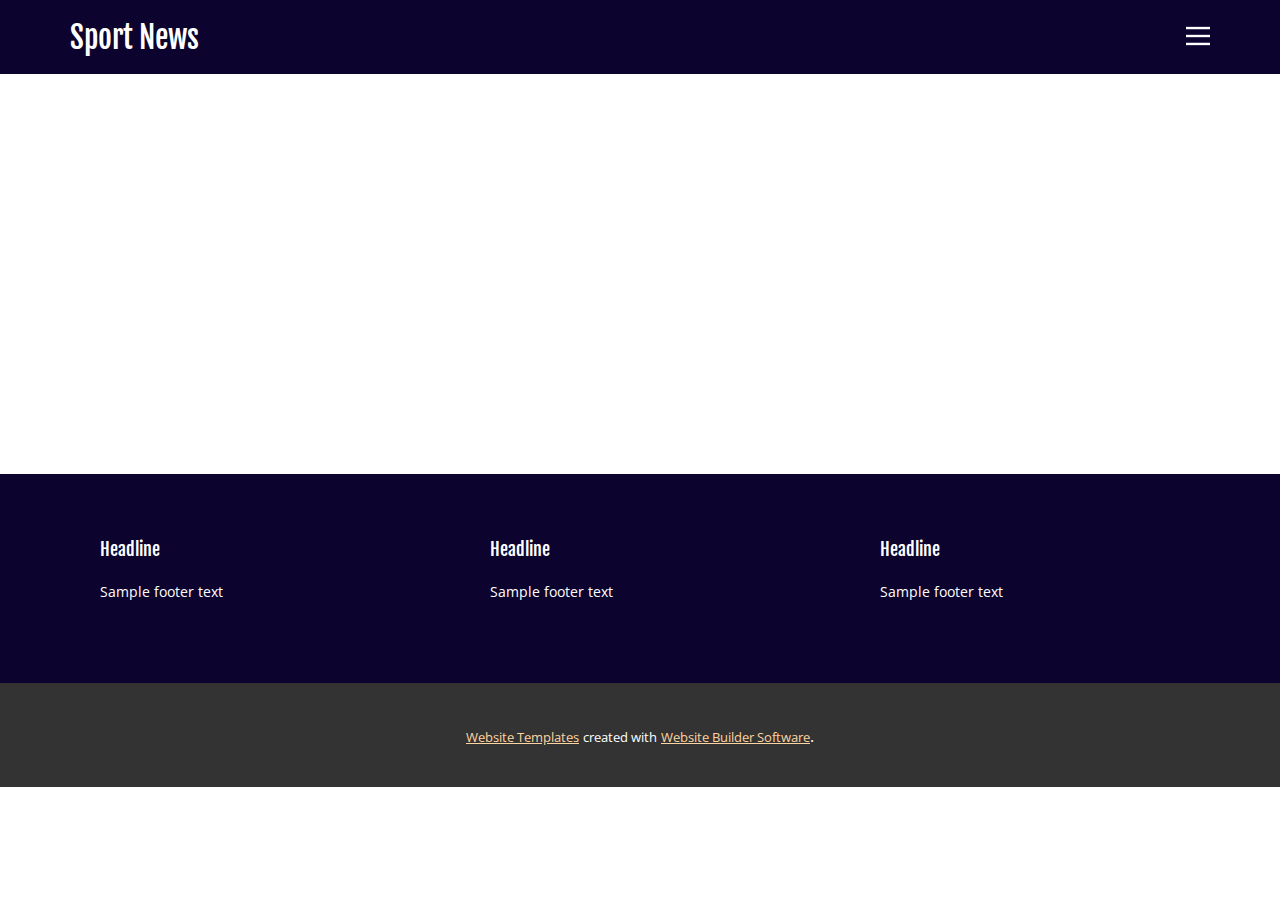
<file: Contact.html>
<!DOCTYPE html>
<html style="font-size: 16px;" lang="en"><head>
    <meta name="viewport" content="width=device-width, initial-scale=1.0">
    <meta charset="utf-8">
    <meta name="keywords" content="">
    <meta name="description" content="">
    <title>Contact</title>
    <link rel="stylesheet" href="nicepage.css" media="screen">
<link rel="stylesheet" href="Contact.css" media="screen">
    <script class="u-script" type="text/javascript" src="jquery.js" defer=""></script>
    <script class="u-script" type="text/javascript" src="nicepage.js" defer=""></script>
    <meta name="generator" content="Nicepage 5.3.2, nicepage.com">
    <link id="u-theme-google-font" rel="stylesheet" href="https://fonts.googleapis.com/css?family=Open+Sans:300,300i,400,400i,500,500i,600,600i,700,700i,800,800i|Fjalla+One:400">
    
    
    <script type="application/ld+json">{
		"@context": "http://schema.org",
		"@type": "Organization",
		"name": ""
}</script>
    <meta name="theme-color" content="#fc9512">
    <meta property="og:title" content="Contact">
    <meta property="og:type" content="website">
  </head>
  <body class="u-body u-xl-mode" data-lang="en"><header class="u-clearfix u-header u-palette-3-base u-header" id="sec-a060"><div class="u-align-left u-clearfix u-sheet u-sheet-1">
        <h3 class="u-align-left-xs u-headline u-text u-text-1">
          <a href="/">Sport News</a>
        </h3>
        <nav class="u-menu u-menu-hamburger u-offcanvas u-menu-1" data-responsive-from="XL">
          <div class="menu-collapse">
            <a class="u-button-style u-nav-link u-text-body-alt-color" href="#" style="padding: 4px 0px; font-size: calc(1em + 8px);">
              <svg class="u-svg-link" preserveAspectRatio="xMidYMin slice" viewBox="0 0 302 302" style="undefined"><use xmlns:xlink="http://www.w3.org/1999/xlink" xlink:href="#svg-a760"></use></svg>
              <svg xmlns="http://www.w3.org/2000/svg" xmlns:xlink="http://www.w3.org/1999/xlink" version="1.1" id="svg-a760" x="0px" y="0px" viewBox="0 0 302 302" style="enable-background:new 0 0 302 302;" xml:space="preserve" class="u-svg-content"><g><rect y="36" width="302" height="30"></rect><rect y="236" width="302" height="30"></rect><rect y="136" width="302" height="30"></rect>
</g><g></g><g></g><g></g><g></g><g></g><g></g><g></g><g></g><g></g><g></g><g></g><g></g><g></g><g></g><g></g></svg>
            </a>
          </div>
          <div class="u-nav-container">
            <ul class="u-nav u-spacing-25 u-unstyled"><li class="u-nav-item"><a class="u-button-style u-nav-link" href="Home.html" style="padding: 8px 0px;">Home</a>
</li><li class="u-nav-item"><a class="u-button-style u-nav-link" href="About.html" style="padding: 8px 0px;">About</a>
</li><li class="u-nav-item"><a class="u-button-style u-nav-link" href="Contact.html" style="padding: 8px 0px;">Contact</a>
</li></ul>
          </div>
          <div class="u-nav-container-collapse">
            <div class="u-black u-container-style u-inner-container-layout u-opacity u-opacity-95 u-sidenav">
              <div class="u-inner-container-layout u-sidenav-overflow">
                <div class="u-menu-close"></div>
                <ul class="u-align-center u-nav u-popupmenu-items u-unstyled u-nav-2"><li class="u-nav-item"><a class="u-button-style u-nav-link" href="Home.html" style="padding: 8px 0px;">Home</a>
</li><li class="u-nav-item"><a class="u-button-style u-nav-link" href="About.html" style="padding: 8px 0px;">About</a>
</li><li class="u-nav-item"><a class="u-button-style u-nav-link" href="Contact.html" style="padding: 8px 0px;">Contact</a>
</li></ul>
              </div>
            </div>
            <div class="u-black u-menu-overlay u-opacity u-opacity-70"></div>
          </div>
        </nav>
      </div></header>
    <section class="u-clearfix u-section-1" id="sec-6c63">
      <div class="u-clearfix u-sheet u-sheet-1"></div>
    </section>
    
    
    <footer class="u-clearfix u-footer u-palette-3-base" id="sec-4f1f"><div class="u-clearfix u-sheet u-sheet-1">
        <div class="u-clearfix u-expanded-width-lg u-expanded-width-md u-expanded-width-xl u-expanded-width-xs u-gutter-30 u-layout-wrap u-layout-wrap-1">
          <div class="u-gutter-0 u-layout">
            <div class="u-layout-row">
              <div class="u-align-center-xs u-align-left-lg u-align-left-md u-align-left-sm u-align-left-xl u-container-style u-layout-cell u-left-cell u-size-20 u-size-20-md u-layout-cell-1">
                <div class="u-container-layout u-valign-top u-container-layout-1">
                  <h6 class="u-text u-text-1">Headline</h6>
                  <p class="u-small-text u-text u-text-variant u-text-2">Sample footer text</p>
                </div>
              </div>
              <div class="u-align-center-xs u-align-left-lg u-align-left-md u-align-left-sm u-align-left-xl u-container-style u-layout-cell u-size-20 u-size-20-md u-layout-cell-2">
                <div class="u-container-layout u-valign-top u-container-layout-2">
                  <h6 class="u-text u-text-3">Headline</h6>
                  <p class="u-small-text u-text u-text-variant u-text-4">Sample footer text</p>
                </div>
              </div>
              <div class="u-align-center-xs u-align-left-lg u-align-left-md u-align-left-sm u-align-left-xl u-container-style u-layout-cell u-right-cell u-size-20 u-size-20-md u-layout-cell-3">
                <div class="u-container-layout u-valign-top u-container-layout-3">
                  <h6 class="u-text u-text-5">Headline</h6>
                  <p class="u-small-text u-text u-text-variant u-text-6">Sample footer text</p>
                </div>
              </div>
            </div>
          </div>
        </div>
      </div></footer>
    <section class="u-backlink u-clearfix u-grey-80">
      <a class="u-link" href="https://nicepage.com/website-templates" target="_blank">
        <span>Website Templates</span>
      </a>
      <p class="u-text">
        <span>created with</span>
      </p>
      <a class="u-link" href="" target="_blank">
        <span>Website Builder Software</span>
      </a>. 
    </section>
  
</body></html>
</file>
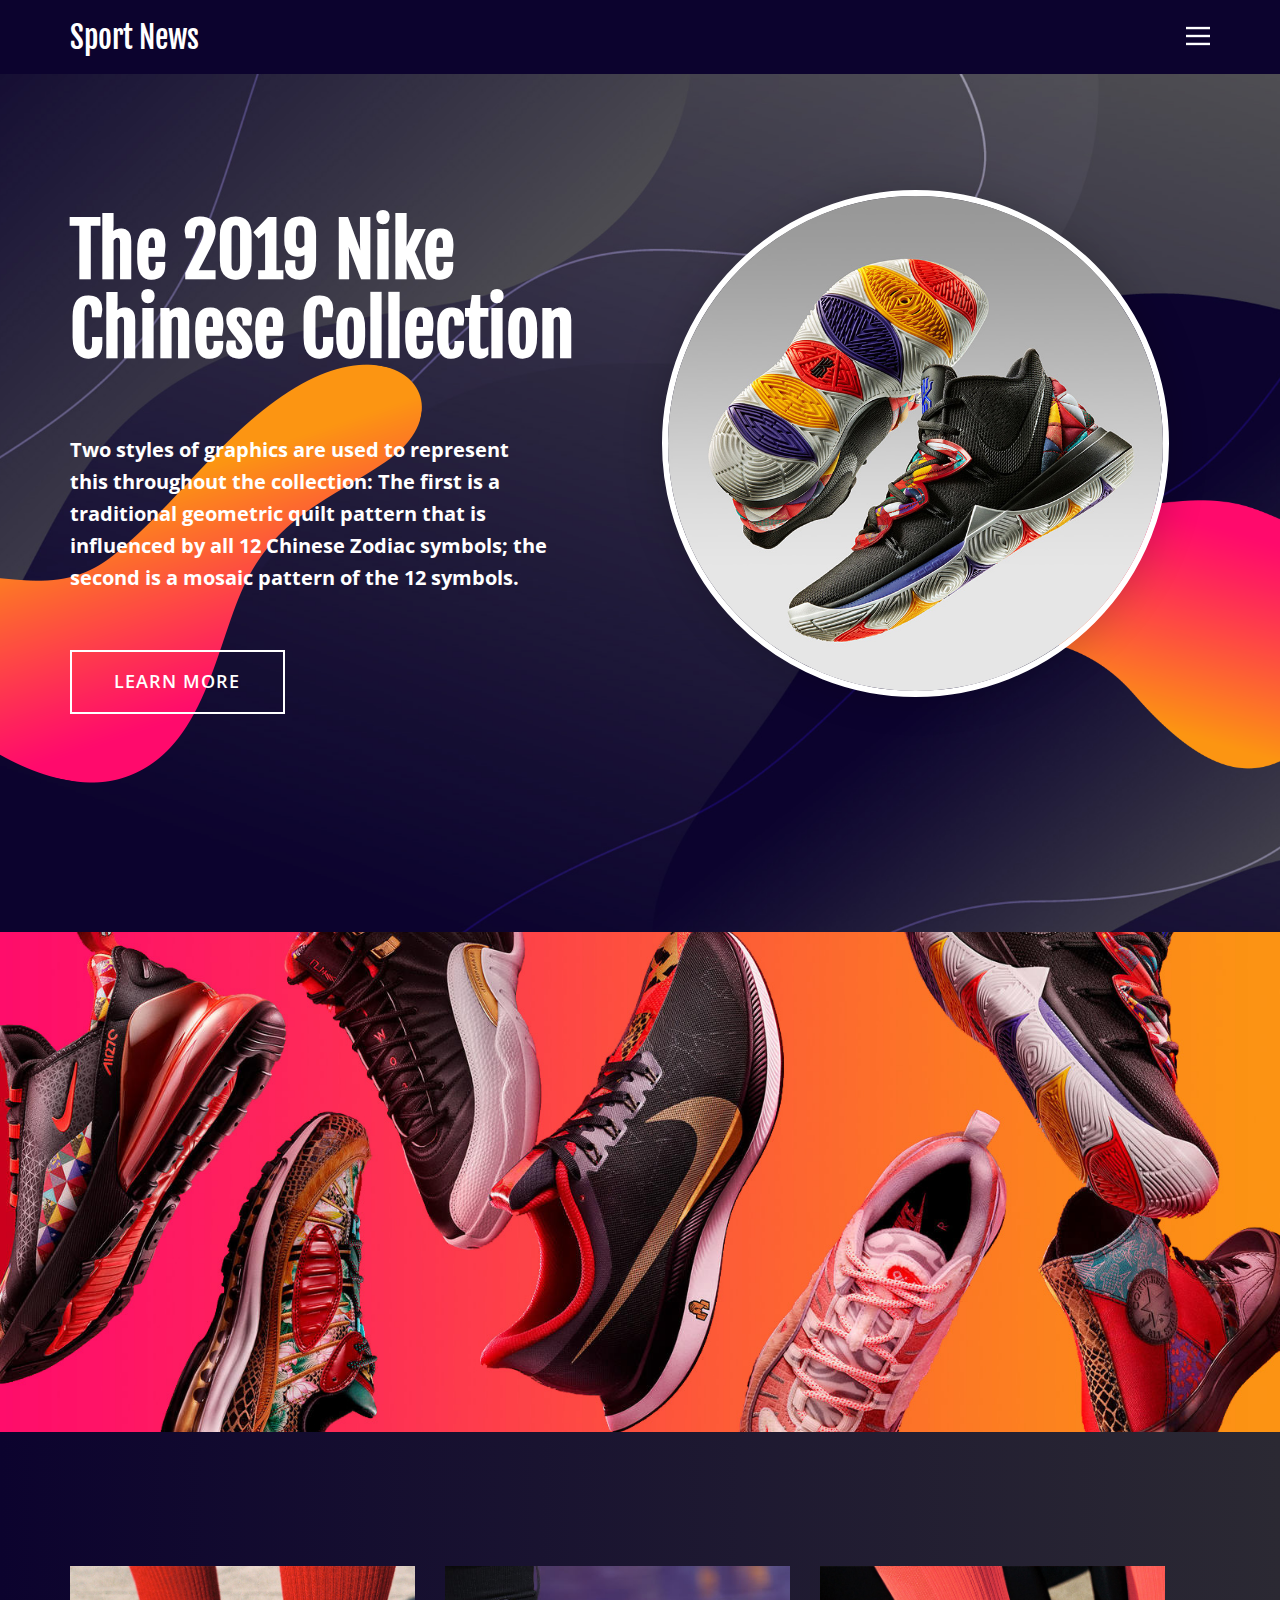
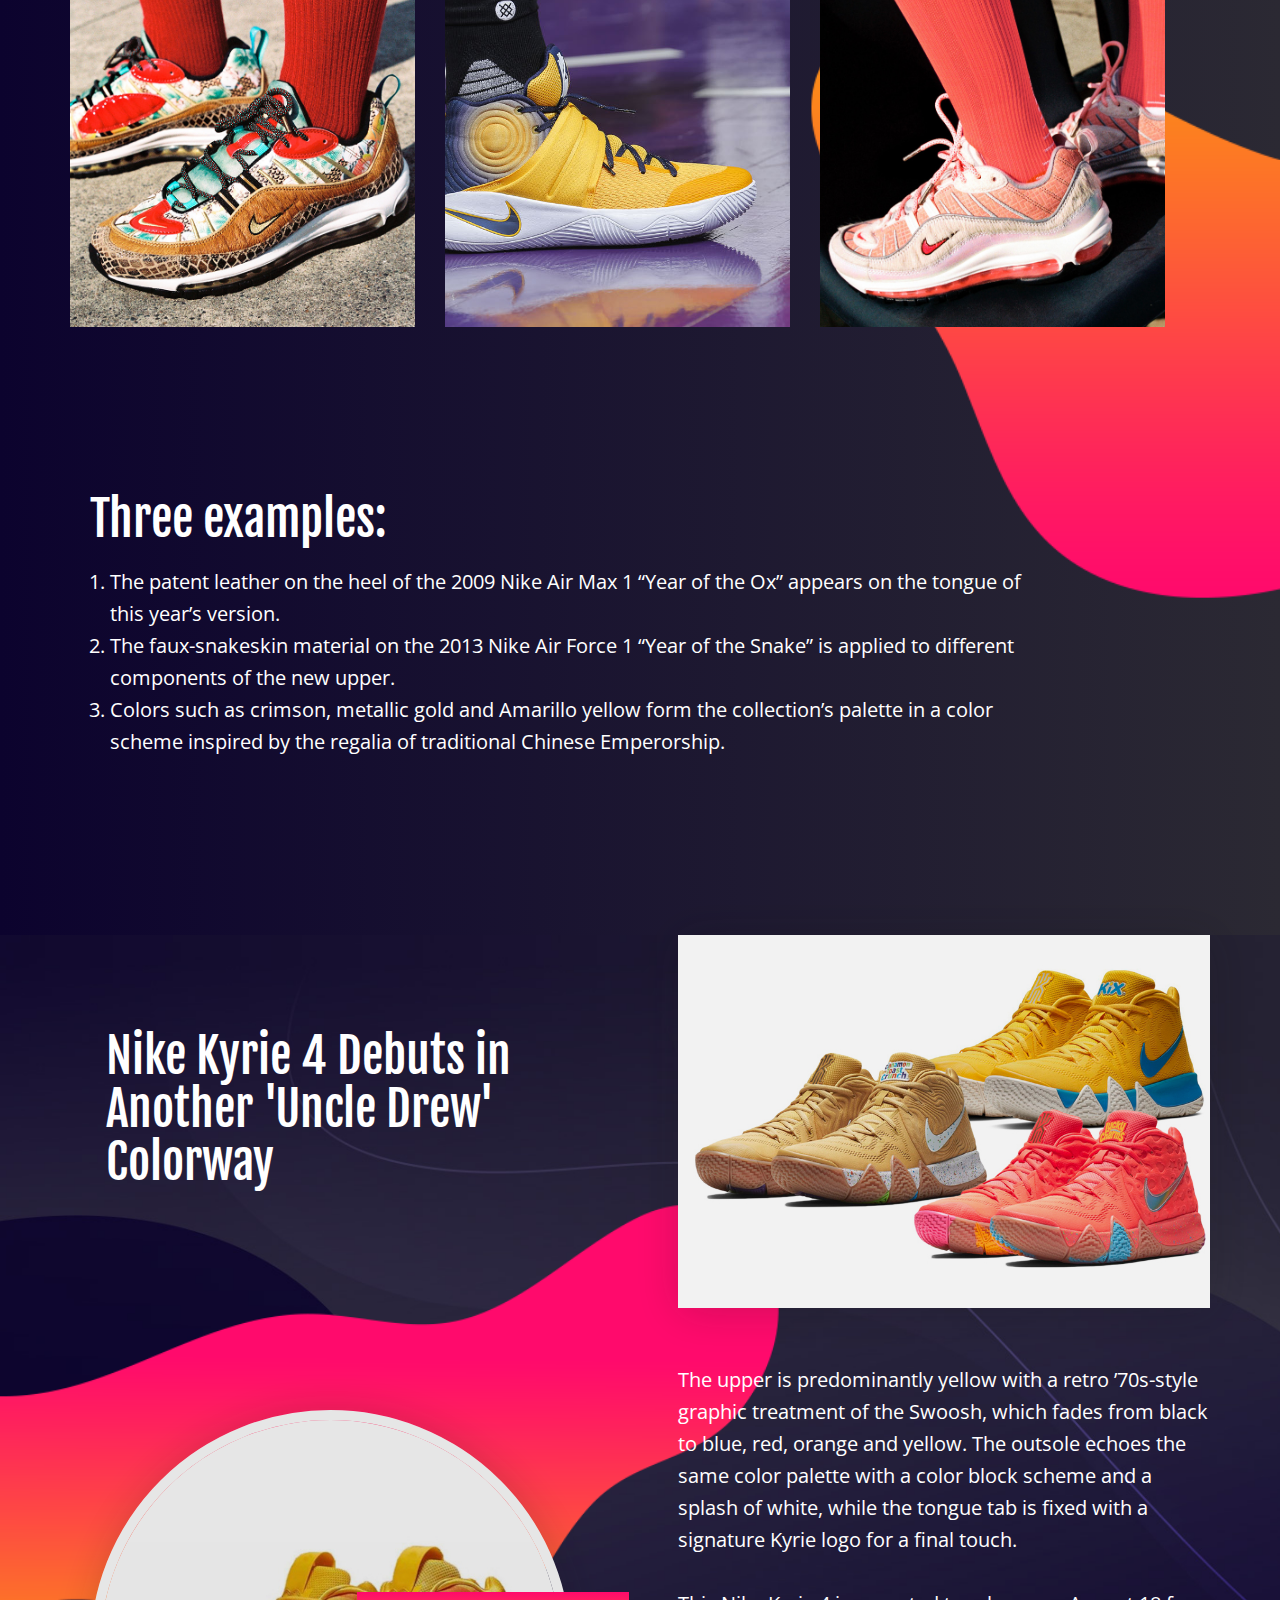
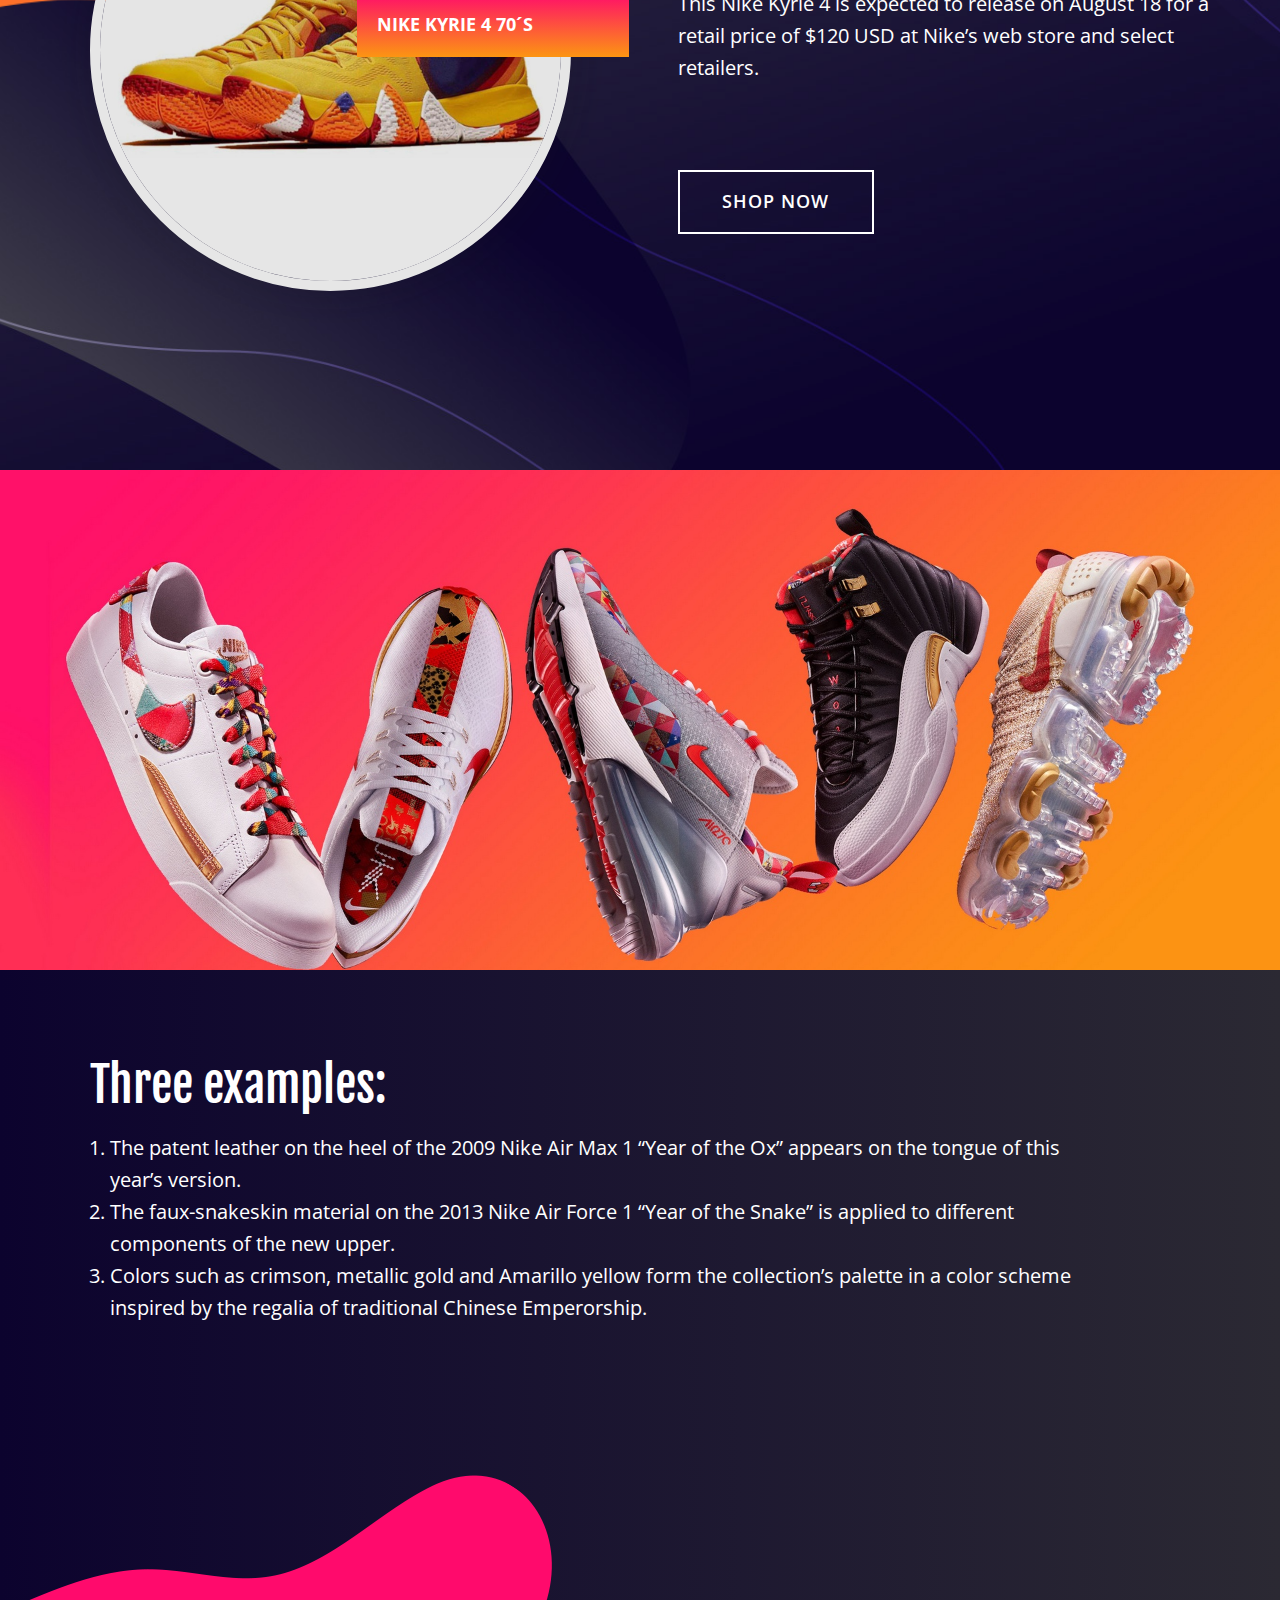
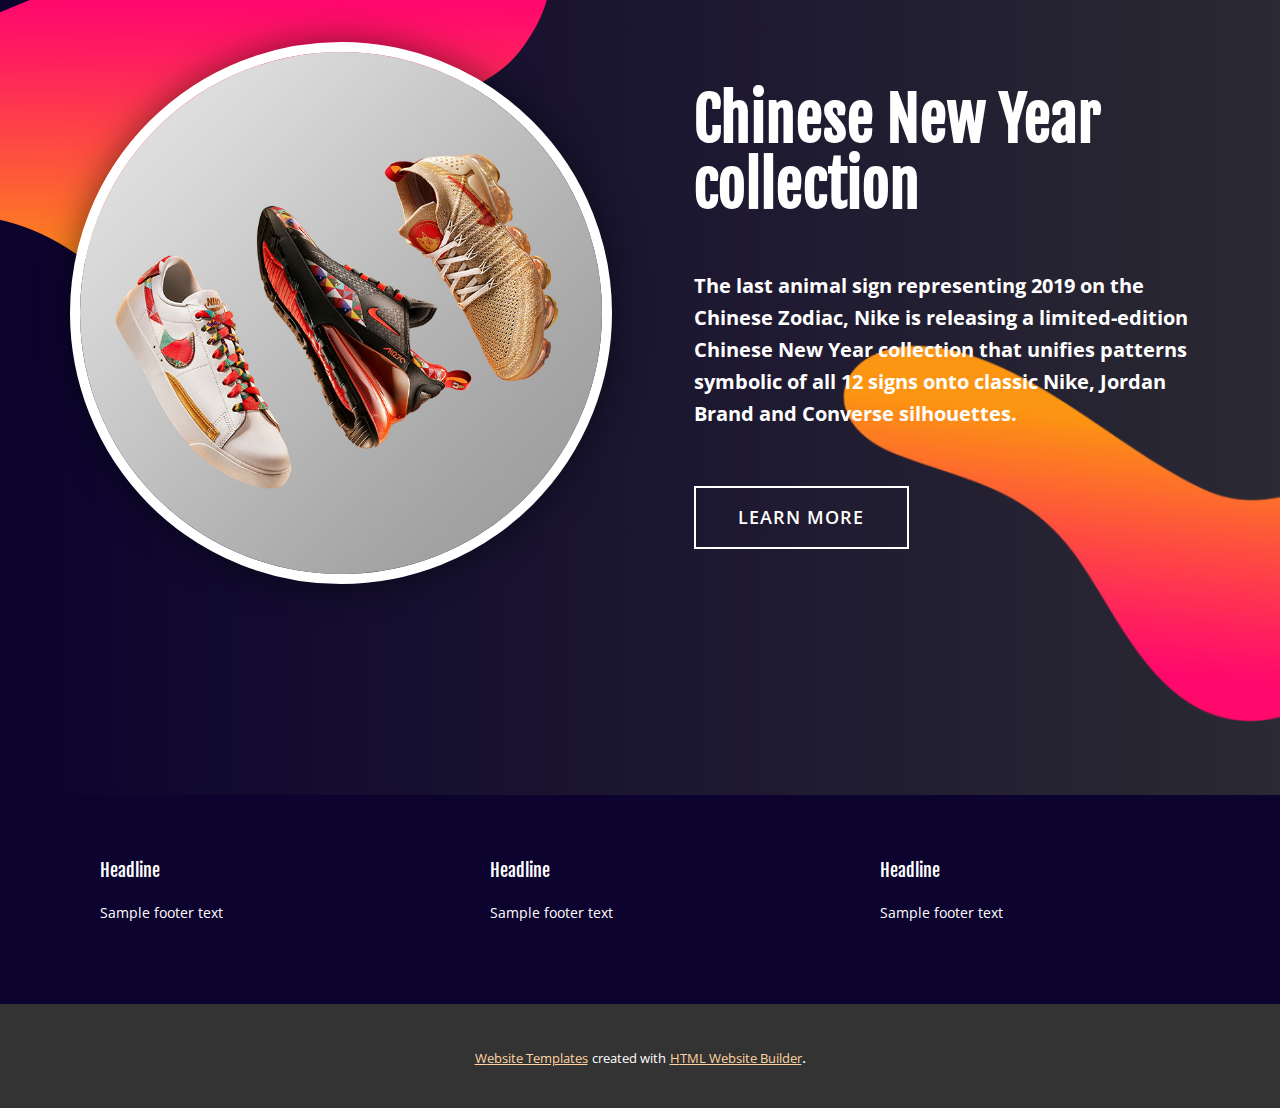
<file: Home.html>
<!DOCTYPE html>
<html style="font-size: 16px;" lang="en"><head>
    <meta name="viewport" content="width=device-width, initial-scale=1.0">
    <meta charset="utf-8">
    <meta name="keywords" content="The 2019 Nike Chinese Collection, Three examples:, Nike Kyrie 4 Debuts in Another &amp;apos;Uncle Drew&amp;apos; Colorway, Three examples:, Chinese New Year collection">
    <meta name="description" content="">
    <title>Home</title>
    <link rel="stylesheet" href="nicepage.css" media="screen">
<link rel="stylesheet" href="Home.css" media="screen">
    <script class="u-script" type="text/javascript" src="jquery.js" defer=""></script>
    <script class="u-script" type="text/javascript" src="nicepage.js" defer=""></script>
    <meta name="generator" content="Nicepage 5.3.2, nicepage.com">
    <link id="u-theme-google-font" rel="stylesheet" href="https://fonts.googleapis.com/css?family=Open+Sans:300,300i,400,400i,500,500i,600,600i,700,700i,800,800i|Fjalla+One:400">
    
    
    
    
    
    
    
    
    <script type="application/ld+json">{
		"@context": "http://schema.org",
		"@type": "Organization",
		"name": ""
}</script>
    <meta name="theme-color" content="#fc9512">
    <meta property="og:title" content="Home">
    <meta property="og:type" content="website">
  </head>
  <body class="u-body u-xl-mode" data-lang="en"><header class="u-clearfix u-header u-palette-3-base u-header" id="sec-a060"><div class="u-align-left u-clearfix u-sheet u-sheet-1">
        <h3 class="u-align-left-xs u-headline u-text u-text-1">
          <a href="/">Sport News</a>
        </h3>
        <nav class="u-menu u-menu-hamburger u-offcanvas u-menu-1" data-responsive-from="XL">
          <div class="menu-collapse">
            <a class="u-button-style u-nav-link u-text-body-alt-color" href="#" style="padding: 4px 0px; font-size: calc(1em + 8px);">
              <svg class="u-svg-link" preserveAspectRatio="xMidYMin slice" viewBox="0 0 302 302" style="undefined"><use xmlns:xlink="http://www.w3.org/1999/xlink" xlink:href="#svg-a760"></use></svg>
              <svg xmlns="http://www.w3.org/2000/svg" xmlns:xlink="http://www.w3.org/1999/xlink" version="1.1" id="svg-a760" x="0px" y="0px" viewBox="0 0 302 302" style="enable-background:new 0 0 302 302;" xml:space="preserve" class="u-svg-content"><g><rect y="36" width="302" height="30"></rect><rect y="236" width="302" height="30"></rect><rect y="136" width="302" height="30"></rect>
</g><g></g><g></g><g></g><g></g><g></g><g></g><g></g><g></g><g></g><g></g><g></g><g></g><g></g><g></g><g></g></svg>
            </a>
          </div>
          <div class="u-nav-container">
            <ul class="u-nav u-spacing-25 u-unstyled"><li class="u-nav-item"><a class="u-button-style u-nav-link" href="Home.html" style="padding: 8px 0px;">Home</a>
</li><li class="u-nav-item"><a class="u-button-style u-nav-link" href="About.html" style="padding: 8px 0px;">About</a>
</li><li class="u-nav-item"><a class="u-button-style u-nav-link" href="Contact.html" style="padding: 8px 0px;">Contact</a>
</li></ul>
          </div>
          <div class="u-nav-container-collapse">
            <div class="u-black u-container-style u-inner-container-layout u-opacity u-opacity-95 u-sidenav">
              <div class="u-inner-container-layout u-sidenav-overflow">
                <div class="u-menu-close"></div>
                <ul class="u-align-center u-nav u-popupmenu-items u-unstyled u-nav-2"><li class="u-nav-item"><a class="u-button-style u-nav-link" href="Home.html" style="padding: 8px 0px;">Home</a>
</li><li class="u-nav-item"><a class="u-button-style u-nav-link" href="About.html" style="padding: 8px 0px;">About</a>
</li><li class="u-nav-item"><a class="u-button-style u-nav-link" href="Contact.html" style="padding: 8px 0px;">Contact</a>
</li></ul>
              </div>
            </div>
            <div class="u-black u-menu-overlay u-opacity u-opacity-70"></div>
          </div>
        </nav>
      </div></header> 
    <section class="u-clearfix u-image u-section-1" id="sec-42d9">
      <img src="images/object.png" alt="" class="u-image u-image-default u-image-1" data-image-width="465" data-image-height="487">
      <img src="images/object2.png" alt="" class="u-image u-image-default u-image-2" data-image-width="700" data-image-height="557">
      <div class="u-clearfix u-layout-wrap u-layout-wrap-1">
        <div class="u-layout">
          <div class="u-layout-row">
            <div class="u-container-style u-layout-cell u-left-cell u-size-30 u-layout-cell-1">
              <div class="u-container-layout u-valign-middle-xl u-valign-top-sm u-container-layout-1">
                <h1 class="u-text u-text-body-alt-color u-title u-text-1">The 2019 Nike Chinese Collection</h1>
                <p class="u-large-text u-text u-text-body-alt-color u-text-variant u-text-2">Two styles of graphics are used to represent this throughout the collection: The first is a traditional geometric quilt pattern that is influenced by all 12 Chinese Zodiac symbols; the second is a mosaic pattern of the
                                    12 symbols. </p>
                <a href="https://news.nike.com/news/nike-chinese-new-year-collection" class="u-border-2 u-border-white u-btn u-button-style u-btn-1" title="learn more" target="_blank">learn more</a>
              </div>
            </div>
            <div class="u-container-style u-layout-cell u-right-cell u-size-30 u-layout-cell-2">
              <div class="u-container-layout u-valign-middle-xs">
                <img class="u-border-6 u-border-white u-image u-image-circle u-image-3" src="images/Untitled1.jpg">
              </div>
            </div>
          </div>
        </div>
      </div>
    </section>
    <section class="u-clearfix u-image u-section-2" id="sec-1f81">
      <div class="u-clearfix u-sheet u-sheet-1"></div>
    </section>
    <section class="u-clearfix u-gradient u-section-3" id="sec-1428">
      <img src="images/object4.png" alt="" class="u-image u-image-default u-image-1" data-image-width="385" data-image-height="522">
      <div class="u-clearfix u-expanded-width-md u-gutter-30 u-layout-wrap u-layout-wrap-1">
        <div class="u-layout">
          <div class="u-layout-row">
            <div class="u-container-style u-image u-layout-cell u-left-cell u-size-20 u-image-2">
              <div class="u-container-layout"></div>
            </div>
            <div class="u-container-style u-image u-layout-cell u-size-20 u-image-3">
              <div class="u-container-layout"></div>
            </div>
            <div class="u-container-style u-image u-layout-cell u-right-cell u-size-20 u-image-4">
              <div class="u-container-layout"></div>
            </div>
          </div>
        </div>
      </div>
      <div class="u-container-style u-expanded-width-xs u-group u-group-1">
        <div class="u-container-layout u-valign-middle u-container-layout-4">
          <h1 class="u-text u-text-body-alt-color u-text-1">Three examples:</h1>
          <ol class="u-text u-text-body-alt-color u-text-2">
            <li>The patent leather on the heel of the 2009 Nike Air Max 1 “Year of the Ox” appears on the tongue of this year’s version. </li>
            <li>The faux-snakeskin material on the 2013 Nike Air Force 1 “Year of the Snake” is applied to different components of the new upper. </li>
            <li>Colors such as crimson, metallic gold and Amarillo yellow form the collection’s palette in a color scheme inspired by the regalia of traditional Chinese Emperorship.</li>
          </ol>
        </div>
      </div>
    </section>
    <section class="u-clearfix u-image u-section-4" id="sec-40ca">
      <img src="images/object3.png" alt="" class="u-image u-image-default u-image-1" data-image-width="700" data-image-height="522">
      <div class="u-clearfix u-gutter-30 u-layout-wrap u-layout-wrap-1">
        <div class="u-layout">
          <div class="u-layout-row">
            <div class="u-container-style u-layout-cell u-left-cell u-size-30 u-layout-cell-1">
              <div class="u-container-layout u-container-layout-1">
                <h1 class="u-text u-text-body-alt-color u-text-1">Nike Kyrie 4 Debuts in Another 'Uncle Drew' Colorway </h1>
                <img src="images/f.jpg" alt="" class="u-border-10 u-border-white u-image u-image-circle u-image-2">
                <div class="u-container-style u-gradient u-group u-group-1">
                  <div class="u-container-layout u-valign-middle u-container-layout-2">
                    <p class="u-text u-text-body-alt-color u-text-2">Nike Kyrie 4 70´s</p>
                  </div>
                </div>
              </div>
            </div>
            <div class="u-container-style u-layout-cell u-right-cell u-size-30 u-layout-cell-2">
              <div class="u-container-layout u-container-layout-3">
                <img class="u-expanded-width u-image u-image-3" src="images/NikeKyrie4CerealPack1.jpg">
                <p class="u-text u-text-body-alt-color u-text-3">The upper is predominantly yellow with a retro ’70s-style graphic treatment of the Swoosh, which fades from black to blue, red, orange and yellow. The outsole echoes the same color palette with a color block scheme and
                                    a splash of white, while the tongue tab is fixed with a signature Kyrie logo for a final touch. <br>
                  <br>This Nike Kyrie 4 is expected to release on August 18 for a retail price of $120 USD at Nike’s web store and select retailers.&nbsp;
                </p>
                <a href="https://articulo.mercadolibre.com.mx/MLM-639945759-nike-kyrie-4-70s-special-edition-_JM" class="u-border-2 u-border-white u-btn u-button-style u-btn-1" title="learn more" target="_blank">shop now</a>
              </div>
            </div>
          </div>
        </div>
      </div>
    </section>
    <section class="u-clearfix u-image u-section-5" id="sec-a0e9" data-image-width="3000" data-image-height="1314">
      <div class="u-clearfix u-sheet u-sheet-1"></div>
    </section>
    <section class="u-clearfix u-gradient u-section-6" id="sec-cf47">
      <div class="u-clearfix u-sheet u-sheet-1">
        <div class="u-container-style u-group u-group-1">
          <div class="u-container-layout u-container-layout-1">
            <h1 class="u-text u-text-body-alt-color u-text-1">Three examples:</h1>
            <ol class="u-text u-text-body-alt-color u-text-2">
              <li>The patent leather on the heel of the 2009 Nike Air Max 1 “Year of the Ox” appears on the tongue of this year’s version. </li>
              <li>The faux-snakeskin material on the 2013 Nike Air Force 1 “Year of the Snake” is applied to different components of the new upper. </li>
              <li>Colors such as crimson, metallic gold and Amarillo yellow form the collection’s palette in a color scheme inspired by the regalia of traditional Chinese Emperorship.</li>
            </ol>
          </div>
        </div>
      </div>
    </section>
    <section class="u-clearfix u-gradient u-section-7" id="carousel_ef01">
      <img src="images/object8.png" alt="" class="u-image u-image-default u-image-1" data-image-width="598" data-image-height="522">
      <img src="images/cv.png" alt="" class="u-image u-image-default u-image-2">
      <div class="u-clearfix u-gutter-30 u-layout-wrap u-layout-wrap-1">
        <div class="u-layout">
          <div class="u-layout-row">
            <div class="u-container-style u-layout-cell u-left-cell u-size-32 u-layout-cell-1">
              <div class="u-container-layout">
                <img class="u-border-10 u-border-white u-image u-image-circle u-image-3" src="images/x.jpg">
              </div>
            </div>
            <div class="u-container-style u-layout-cell u-right-cell u-size-28 u-layout-cell-2">
              <div class="u-container-layout u-valign-middle-xl u-valign-top-sm u-container-layout-2">
                <h1 class="u-text u-text-body-alt-color u-text-1">Chinese New Year collection</h1>
                <p class="u-large-text u-text u-text-body-alt-color u-text-variant u-text-2">The last animal sign representing 2019 on the Chinese Zodiac, Nike is releasing a limited-edition Chinese New Year collection that unifies patterns symbolic of all 12 signs onto classic Nike, Jordan Brand and Converse silhouettes.</p>
                <a href="https://news.nike.com/news/nike-chinese-new-year-collection" class="u-border-2 u-border-white u-btn u-button-style u-btn-1" title="learn more" target="_blank">learn more</a>
              </div>
            </div>
          </div>
        </div>
      </div>
    </section>
    
    
    <footer class="u-clearfix u-footer u-palette-3-base" id="sec-4f1f"><div class="u-clearfix u-sheet u-sheet-1">
        <div class="u-clearfix u-expanded-width-lg u-expanded-width-md u-expanded-width-xl u-expanded-width-xs u-gutter-30 u-layout-wrap u-layout-wrap-1">
          <div class="u-gutter-0 u-layout">
            <div class="u-layout-row">
              <div class="u-align-center-xs u-align-left-lg u-align-left-md u-align-left-sm u-align-left-xl u-container-style u-layout-cell u-left-cell u-size-20 u-size-20-md u-layout-cell-1">
                <div class="u-container-layout u-valign-top u-container-layout-1">
                  <h6 class="u-text u-text-1">Headline</h6>
                  <p class="u-small-text u-text u-text-variant u-text-2">Sample footer text</p>
                </div>
              </div>
              <div class="u-align-center-xs u-align-left-lg u-align-left-md u-align-left-sm u-align-left-xl u-container-style u-layout-cell u-size-20 u-size-20-md u-layout-cell-2">
                <div class="u-container-layout u-valign-top u-container-layout-2">
                  <h6 class="u-text u-text-3">Headline</h6>
                  <p class="u-small-text u-text u-text-variant u-text-4">Sample footer text</p>
                </div>
              </div>
              <div class="u-align-center-xs u-align-left-lg u-align-left-md u-align-left-sm u-align-left-xl u-container-style u-layout-cell u-right-cell u-size-20 u-size-20-md u-layout-cell-3">
                <div class="u-container-layout u-valign-top u-container-layout-3">
                  <h6 class="u-text u-text-5">Headline</h6>
                  <p class="u-small-text u-text u-text-variant u-text-6">Sample footer text</p>
                </div>
              </div>
            </div>
          </div>
        </div>
      </div></footer>
    <section class="u-backlink u-clearfix u-grey-80">
      <a class="u-link" href="https://nicepage.com/website-templates" target="_blank">
        <span>Website Templates</span>
      </a>
      <p class="u-text">
        <span>created with</span>
      </p>
      <a class="u-link" href="https://nicepage.com/html-website-builder" target="_blank">
        <span>HTML Website Builder</span>
      </a>. 
    </section>
  
</body></html>
</file>
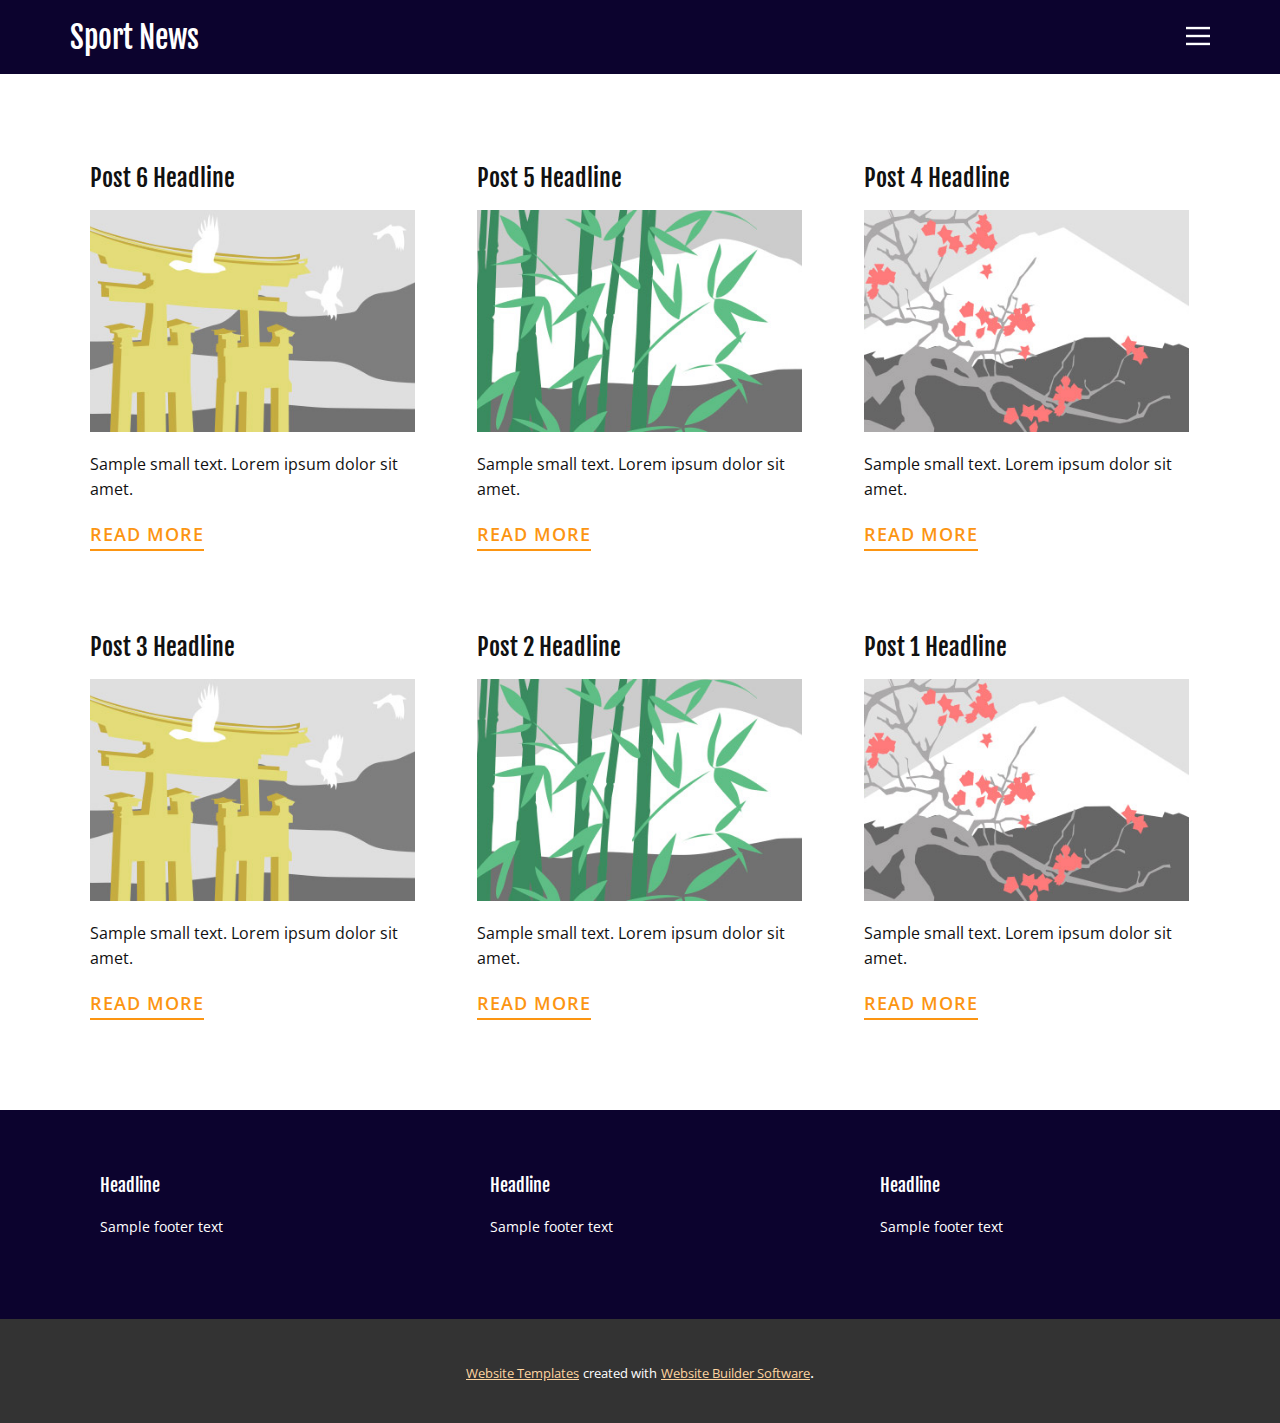
<file: blog/blog.html>
<!DOCTYPE html>
<html style="font-size: 16px;" lang="en"><head>
    <meta name="viewport" content="width=device-width, initial-scale=1.0">
    <meta charset="utf-8">
    <meta name="keywords" content="">
    <meta name="description" content="">
    <title>Blog Template</title>
    <link rel="stylesheet" href="../nicepage.css" media="screen">
<link rel="stylesheet" href="../Blog-Template.css" media="screen">
    <script class="u-script" type="text/javascript" src="../jquery.js" defer=""></script>
    <script class="u-script" type="text/javascript" src="../nicepage.js" defer=""></script>
    <meta name="generator" content="Nicepage 5.3.2, nicepage.com">
    <link id="u-theme-google-font" rel="stylesheet" href="https://fonts.googleapis.com/css?family=Open+Sans:300,300i,400,400i,500,500i,600,600i,700,700i,800,800i|Fjalla+One:400">
    
    
    <script type="application/ld+json">{
		"@context": "http://schema.org",
		"@type": "Organization",
		"name": ""
}</script>
    <meta name="theme-color" content="#fc9512">
  </head>
  <body class="u-body u-xl-mode" data-lang="en"><header class="u-clearfix u-header u-palette-3-base u-header" id="sec-a060"><div class="u-align-left u-clearfix u-sheet u-sheet-1">
        <h3 class="u-align-left-xs u-headline u-text u-text-1">
          <a href="/">Sport News</a>
        </h3>
        <nav class="u-menu u-menu-hamburger u-offcanvas u-menu-1" data-responsive-from="XL">
          <div class="menu-collapse">
            <a class="u-button-style u-nav-link u-text-body-alt-color" href="#" style="padding: 4px 0px; font-size: calc(1em + 8px);">
              <svg class="u-svg-link" preserveAspectRatio="xMidYMin slice" viewBox="0 0 302 302" style="undefined"><use xmlns:xlink="http://www.w3.org/1999/xlink" xlink:href="#svg-a760"></use></svg>
              <svg xmlns="http://www.w3.org/2000/svg" xmlns:xlink="http://www.w3.org/1999/xlink" version="1.1" id="svg-a760" x="0px" y="0px" viewBox="0 0 302 302" style="enable-background:new 0 0 302 302;" xml:space="preserve" class="u-svg-content"><g><rect y="36" width="302" height="30"></rect><rect y="236" width="302" height="30"></rect><rect y="136" width="302" height="30"></rect>
</g><g></g><g></g><g></g><g></g><g></g><g></g><g></g><g></g><g></g><g></g><g></g><g></g><g></g><g></g><g></g></svg>
            </a>
          </div>
          <div class="u-nav-container">
            <ul class="u-nav u-spacing-25 u-unstyled"><li class="u-nav-item"><a class="u-button-style u-nav-link" href="../Home.html" style="padding: 8px 0px;">Home</a>
</li><li class="u-nav-item"><a class="u-button-style u-nav-link" href="../About.html" style="padding: 8px 0px;">About</a>
</li><li class="u-nav-item"><a class="u-button-style u-nav-link" href="../Contact.html" style="padding: 8px 0px;">Contact</a>
</li></ul>
          </div>
          <div class="u-nav-container-collapse">
            <div class="u-black u-container-style u-inner-container-layout u-opacity u-opacity-95 u-sidenav">
              <div class="u-inner-container-layout u-sidenav-overflow">
                <div class="u-menu-close"></div>
                <ul class="u-align-center u-nav u-popupmenu-items u-unstyled u-nav-2"><li class="u-nav-item"><a class="u-button-style u-nav-link" href="../Home.html" style="padding: 8px 0px;">Home</a>
</li><li class="u-nav-item"><a class="u-button-style u-nav-link" href="../About.html" style="padding: 8px 0px;">About</a>
</li><li class="u-nav-item"><a class="u-button-style u-nav-link" href="../Contact.html" style="padding: 8px 0px;">Contact</a>
</li></ul>
              </div>
            </div>
            <div class="u-black u-menu-overlay u-opacity u-opacity-70"></div>
          </div>
        </nav>
      </div></header>
    <section class="u-clearfix u-section-1" id="sec-5ac5">
      <div class="u-clearfix u-sheet u-valign-middle u-sheet-1"><!--blog--><!--blog_options_json--><!--{"type":"Recent","source":"","tags":"","count":""}--><!--/blog_options_json-->
        <div class="u-blog u-expanded-width u-repeater u-repeater-1"><!--blog_post-->
          <div class="u-blog-post u-container-style u-repeater-item u-white u-repeater-item-1">
            <div class="u-container-layout u-similar-container u-valign-top u-container-layout-1"><!--blog_post_header-->
              <h4 class="u-blog-control u-text u-text-1">
                <a class="u-post-header-link" href="../blog/post-5.html">Post 6 Headline</a>
              </h4><!--/blog_post_header--><!--blog_post_image-->
              <a class="u-post-header-link" href="../blog/post-5.html"><img alt="" class="u-blog-control u-expanded-width u-image u-image-default u-image-1" src="../images/8ad73f3c.jpeg"></a><!--/blog_post_image--><!--blog_post_content-->
              <div class="u-blog-control u-post-content u-text u-text-2 fr-view">Sample small text. Lorem ipsum dolor sit amet.</div><!--/blog_post_content--><!--blog_post_readmore-->
              <a href="../blog/post-5.html" class="u-blog-control u-border-2 u-border-palette-1-base u-btn u-btn-rectangle u-button-style u-none u-btn-1"><!--blog_post_readmore_content--><!--options_json--><!--{"content":"","defaultValue":"Read More"}--><!--/options_json-->Read More<!--/blog_post_readmore_content--></a><!--/blog_post_readmore-->
            </div>
          </div><div class="u-blog-post u-container-style u-repeater-item u-video-cover u-white">
            <div class="u-container-layout u-similar-container u-valign-top u-container-layout-2"><!--blog_post_header-->
              <h4 class="u-blog-control u-text u-text-3">
                <a class="u-post-header-link" href="../blog/post-4.html">Post 5 Headline</a>
              </h4><!--/blog_post_header--><!--blog_post_image-->
              <a class="u-post-header-link" href="../blog/post-4.html"><img alt="" class="u-blog-control u-expanded-width u-image u-image-default u-image-2" src="../images/68f64b9d.jpeg"></a><!--/blog_post_image--><!--blog_post_content-->
              <div class="u-blog-control u-post-content u-text u-text-4 fr-view">Sample small text. Lorem ipsum dolor sit amet.</div><!--/blog_post_content--><!--blog_post_readmore-->
              <a href="../blog/post-4.html" class="u-blog-control u-border-2 u-border-palette-1-base u-btn u-btn-rectangle u-button-style u-none u-btn-2"><!--blog_post_readmore_content--><!--options_json--><!--{"content":"","defaultValue":"Read More"}--><!--/options_json-->Read More<!--/blog_post_readmore_content--></a><!--/blog_post_readmore-->
            </div>
          </div><div class="u-blog-post u-container-style u-repeater-item u-video-cover u-white">
            <div class="u-container-layout u-similar-container u-valign-top u-container-layout-3"><!--blog_post_header-->
              <h4 class="u-blog-control u-text u-text-5">
                <a class="u-post-header-link" href="../blog/post-3.html">Post 4 Headline</a>
              </h4><!--/blog_post_header--><!--blog_post_image-->
              <a class="u-post-header-link" href="../blog/post-3.html"><img alt="" class="u-blog-control u-expanded-width u-image u-image-default u-image-3" src="../images/0fd3416c.jpeg"></a><!--/blog_post_image--><!--blog_post_content-->
              <div class="u-blog-control u-post-content u-text u-text-6 fr-view">Sample small text. Lorem ipsum dolor sit amet.</div><!--/blog_post_content--><!--blog_post_readmore-->
              <a href="../blog/post-3.html" class="u-blog-control u-border-2 u-border-palette-1-base u-btn u-btn-rectangle u-button-style u-none u-btn-3"><!--blog_post_readmore_content--><!--options_json--><!--{"content":"","defaultValue":"Read More"}--><!--/options_json-->Read More<!--/blog_post_readmore_content--></a><!--/blog_post_readmore-->
            </div>
          </div><div class="u-blog-post u-container-style u-repeater-item u-white u-repeater-item-1">
            <div class="u-container-layout u-similar-container u-valign-top u-container-layout-1"><!--blog_post_header-->
              <h4 class="u-blog-control u-text u-text-1">
                <a class="u-post-header-link" href="../blog/post-2.html">Post 3 Headline</a>
              </h4><!--/blog_post_header--><!--blog_post_image-->
              <a class="u-post-header-link" href="../blog/post-2.html"><img alt="" class="u-blog-control u-expanded-width u-image u-image-default u-image-1" src="../images/8ad73f3c.jpeg"></a><!--/blog_post_image--><!--blog_post_content-->
              <div class="u-blog-control u-post-content u-text u-text-2 fr-view">Sample small text. Lorem ipsum dolor sit amet.</div><!--/blog_post_content--><!--blog_post_readmore-->
              <a href="../blog/post-2.html" class="u-blog-control u-border-2 u-border-palette-1-base u-btn u-btn-rectangle u-button-style u-none u-btn-1"><!--blog_post_readmore_content--><!--options_json--><!--{"content":"","defaultValue":"Read More"}--><!--/options_json-->Read More<!--/blog_post_readmore_content--></a><!--/blog_post_readmore-->
            </div>
          </div><div class="u-blog-post u-container-style u-repeater-item u-video-cover u-white">
            <div class="u-container-layout u-similar-container u-valign-top u-container-layout-2"><!--blog_post_header-->
              <h4 class="u-blog-control u-text u-text-3">
                <a class="u-post-header-link" href="../blog/post-1.html">Post 2 Headline</a>
              </h4><!--/blog_post_header--><!--blog_post_image-->
              <a class="u-post-header-link" href="../blog/post-1.html"><img alt="" class="u-blog-control u-expanded-width u-image u-image-default u-image-2" src="../images/68f64b9d.jpeg"></a><!--/blog_post_image--><!--blog_post_content-->
              <div class="u-blog-control u-post-content u-text u-text-4 fr-view">Sample small text. Lorem ipsum dolor sit amet.</div><!--/blog_post_content--><!--blog_post_readmore-->
              <a href="../blog/post-1.html" class="u-blog-control u-border-2 u-border-palette-1-base u-btn u-btn-rectangle u-button-style u-none u-btn-2"><!--blog_post_readmore_content--><!--options_json--><!--{"content":"","defaultValue":"Read More"}--><!--/options_json-->Read More<!--/blog_post_readmore_content--></a><!--/blog_post_readmore-->
            </div>
          </div><div class="u-blog-post u-container-style u-repeater-item u-video-cover u-white">
            <div class="u-container-layout u-similar-container u-valign-top u-container-layout-3"><!--blog_post_header-->
              <h4 class="u-blog-control u-text u-text-5">
                <a class="u-post-header-link" href="../blog/post.html">Post 1 Headline</a>
              </h4><!--/blog_post_header--><!--blog_post_image-->
              <a class="u-post-header-link" href="../blog/post.html"><img alt="" class="u-blog-control u-expanded-width u-image u-image-default u-image-3" src="../images/0fd3416c.jpeg"></a><!--/blog_post_image--><!--blog_post_content-->
              <div class="u-blog-control u-post-content u-text u-text-6 fr-view">Sample small text. Lorem ipsum dolor sit amet.</div><!--/blog_post_content--><!--blog_post_readmore-->
              <a href="../blog/post.html" class="u-blog-control u-border-2 u-border-palette-1-base u-btn u-btn-rectangle u-button-style u-none u-btn-3"><!--blog_post_readmore_content--><!--options_json--><!--{"content":"","defaultValue":"Read More"}--><!--/options_json-->Read More<!--/blog_post_readmore_content--></a><!--/blog_post_readmore-->
            </div>
          </div><!--/blog_post--><!--blog_post-->
          <!--/blog_post--><!--blog_post-->
          <!--/blog_post-->
        </div><!--/blog-->
      </div>
    </section>
    
    
    <footer class="u-clearfix u-footer u-palette-3-base" id="sec-4f1f"><div class="u-clearfix u-sheet u-sheet-1">
        <div class="u-clearfix u-expanded-width-lg u-expanded-width-md u-expanded-width-xl u-expanded-width-xs u-gutter-30 u-layout-wrap u-layout-wrap-1">
          <div class="u-gutter-0 u-layout">
            <div class="u-layout-row">
              <div class="u-align-center-xs u-align-left-lg u-align-left-md u-align-left-sm u-align-left-xl u-container-style u-layout-cell u-left-cell u-size-20 u-size-20-md u-layout-cell-1">
                <div class="u-container-layout u-valign-top u-container-layout-1">
                  <h6 class="u-text u-text-1">Headline</h6>
                  <p class="u-small-text u-text u-text-variant u-text-2">Sample footer text</p>
                </div>
              </div>
              <div class="u-align-center-xs u-align-left-lg u-align-left-md u-align-left-sm u-align-left-xl u-container-style u-layout-cell u-size-20 u-size-20-md u-layout-cell-2">
                <div class="u-container-layout u-valign-top u-container-layout-2">
                  <h6 class="u-text u-text-3">Headline</h6>
                  <p class="u-small-text u-text u-text-variant u-text-4">Sample footer text</p>
                </div>
              </div>
              <div class="u-align-center-xs u-align-left-lg u-align-left-md u-align-left-sm u-align-left-xl u-container-style u-layout-cell u-right-cell u-size-20 u-size-20-md u-layout-cell-3">
                <div class="u-container-layout u-valign-top u-container-layout-3">
                  <h6 class="u-text u-text-5">Headline</h6>
                  <p class="u-small-text u-text u-text-variant u-text-6">Sample footer text</p>
                </div>
              </div>
            </div>
          </div>
        </div>
      </div></footer>
    <section class="u-backlink u-clearfix u-grey-80">
      <a class="u-link" href="https://nicepage.com/website-templates" target="_blank">
        <span>Website Templates</span>
      </a>
      <p class="u-text">
        <span>created with</span>
      </p>
      <a class="u-link" href="" target="_blank">
        <span>Website Builder Software</span>
      </a>. 
    </section>
  
</body></html>
</file>
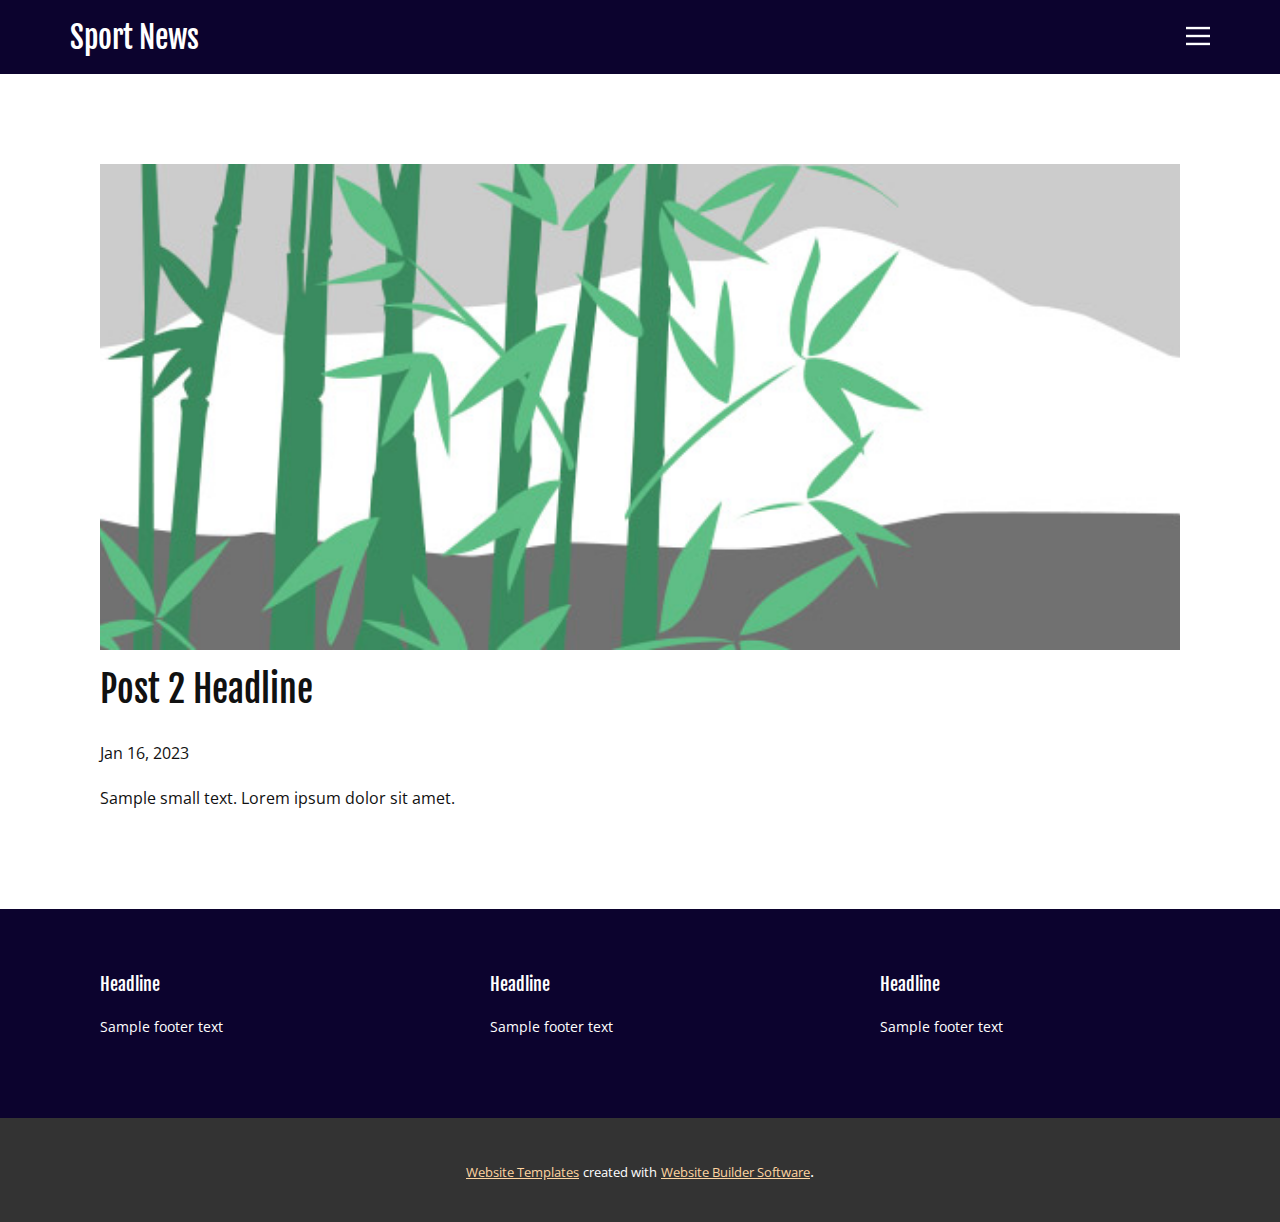
<file: blog/post-1.html>
<!DOCTYPE html>
<html style="font-size: 16px;" lang="en"><head>
    <meta name="viewport" content="width=device-width, initial-scale=1.0">
    <meta charset="utf-8">
    <meta name="keywords" content="Post 1 Headline">
    <meta name="description" content="">
    <title>Post 2 Headline</title>
    <link rel="stylesheet" href="../nicepage.css" media="screen">
<link rel="stylesheet" href="../Post-Template.css" media="screen">
    <script class="u-script" type="text/javascript" src="../jquery.js" defer=""></script>
    <script class="u-script" type="text/javascript" src="../nicepage.js" defer=""></script>
    <meta name="generator" content="Nicepage 5.3.2, nicepage.com">
    <link id="u-theme-google-font" rel="stylesheet" href="https://fonts.googleapis.com/css?family=Open+Sans:300,300i,400,400i,500,500i,600,600i,700,700i,800,800i|Fjalla+One:400">
    
    
    <script type="application/ld+json">{
		"@context": "http://schema.org",
		"@type": "Organization",
		"name": ""
}</script>
    <meta name="theme-color" content="#fc9512">
  </head>
  <body class="u-body u-xl-mode" data-lang="en"><header class="u-clearfix u-header u-palette-3-base u-header" id="sec-a060"><div class="u-align-left u-clearfix u-sheet u-sheet-1">
        <h3 class="u-align-left-xs u-headline u-text u-text-1">
          <a href="/">Sport News</a>
        </h3>
        <nav class="u-menu u-menu-hamburger u-offcanvas u-menu-1" data-responsive-from="XL">
          <div class="menu-collapse">
            <a class="u-button-style u-nav-link u-text-body-alt-color" href="#" style="padding: 4px 0px; font-size: calc(1em + 8px);">
              <svg class="u-svg-link" preserveAspectRatio="xMidYMin slice" viewBox="0 0 302 302" style="undefined"><use xmlns:xlink="http://www.w3.org/1999/xlink" xlink:href="#svg-a760"></use></svg>
              <svg xmlns="http://www.w3.org/2000/svg" xmlns:xlink="http://www.w3.org/1999/xlink" version="1.1" id="svg-a760" x="0px" y="0px" viewBox="0 0 302 302" style="enable-background:new 0 0 302 302;" xml:space="preserve" class="u-svg-content"><g><rect y="36" width="302" height="30"></rect><rect y="236" width="302" height="30"></rect><rect y="136" width="302" height="30"></rect>
</g><g></g><g></g><g></g><g></g><g></g><g></g><g></g><g></g><g></g><g></g><g></g><g></g><g></g><g></g><g></g></svg>
            </a>
          </div>
          <div class="u-nav-container">
            <ul class="u-nav u-spacing-25 u-unstyled"><li class="u-nav-item"><a class="u-button-style u-nav-link" href="../Home.html" style="padding: 8px 0px;">Home</a>
</li><li class="u-nav-item"><a class="u-button-style u-nav-link" href="../About.html" style="padding: 8px 0px;">About</a>
</li><li class="u-nav-item"><a class="u-button-style u-nav-link" href="../Contact.html" style="padding: 8px 0px;">Contact</a>
</li></ul>
          </div>
          <div class="u-nav-container-collapse">
            <div class="u-black u-container-style u-inner-container-layout u-opacity u-opacity-95 u-sidenav">
              <div class="u-inner-container-layout u-sidenav-overflow">
                <div class="u-menu-close"></div>
                <ul class="u-align-center u-nav u-popupmenu-items u-unstyled u-nav-2"><li class="u-nav-item"><a class="u-button-style u-nav-link" href="../Home.html" style="padding: 8px 0px;">Home</a>
</li><li class="u-nav-item"><a class="u-button-style u-nav-link" href="../About.html" style="padding: 8px 0px;">About</a>
</li><li class="u-nav-item"><a class="u-button-style u-nav-link" href="../Contact.html" style="padding: 8px 0px;">Contact</a>
</li></ul>
              </div>
            </div>
            <div class="u-black u-menu-overlay u-opacity u-opacity-70"></div>
          </div>
        </nav>
      </div></header>
    <section class="u-align-center u-clearfix u-section-1" id="sec-5f0e">
      <div class="u-clearfix u-sheet u-valign-middle-md u-valign-middle-sm u-valign-middle-xs u-sheet-1"><!--post_details--><!--post_details_options_json--><!--{"source":""}--><!--/post_details_options_json--><!--blog_post-->
        <div class="u-container-style u-expanded-width u-post-details u-post-details-1">
          <div class="u-container-layout u-valign-middle u-container-layout-1"><!--blog_post_image-->
            <img alt="" class="u-blog-control u-expanded-width u-image u-image-default u-image-1" src="../images/68f64b9d.jpeg"><!--/blog_post_image--><!--blog_post_header-->
            <h2 class="u-blog-control u-text u-text-1">Post 2 Headline</h2><!--/blog_post_header--><!--blog_post_metadata-->
            <div class="u-blog-control u-metadata u-metadata-1"><!--blog_post_metadata_date-->
              <span class="u-meta-date u-meta-icon">Jan 16, 2023</span><!--/blog_post_metadata_date--><!--blog_post_metadata_category-->
              <!--/blog_post_metadata_category--><!--blog_post_metadata_comments-->
              <!--/blog_post_metadata_comments-->
            </div><!--/blog_post_metadata--><!--blog_post_content-->
            <div class="u-align-justify u-blog-control u-post-content u-text u-text-2 fr-view">
  Sample small text. Lorem ipsum dolor sit amet.
  </div><!--/blog_post_content-->
          </div>
        </div><!--/blog_post--><!--/post_details-->
      </div>
    </section>
    
    
    <footer class="u-clearfix u-footer u-palette-3-base" id="sec-4f1f"><div class="u-clearfix u-sheet u-sheet-1">
        <div class="u-clearfix u-expanded-width-lg u-expanded-width-md u-expanded-width-xl u-expanded-width-xs u-gutter-30 u-layout-wrap u-layout-wrap-1">
          <div class="u-gutter-0 u-layout">
            <div class="u-layout-row">
              <div class="u-align-center-xs u-align-left-lg u-align-left-md u-align-left-sm u-align-left-xl u-container-style u-layout-cell u-left-cell u-size-20 u-size-20-md u-layout-cell-1">
                <div class="u-container-layout u-valign-top u-container-layout-1">
                  <h6 class="u-text u-text-1">Headline</h6>
                  <p class="u-small-text u-text u-text-variant u-text-2">Sample footer text</p>
                </div>
              </div>
              <div class="u-align-center-xs u-align-left-lg u-align-left-md u-align-left-sm u-align-left-xl u-container-style u-layout-cell u-size-20 u-size-20-md u-layout-cell-2">
                <div class="u-container-layout u-valign-top u-container-layout-2">
                  <h6 class="u-text u-text-3">Headline</h6>
                  <p class="u-small-text u-text u-text-variant u-text-4">Sample footer text</p>
                </div>
              </div>
              <div class="u-align-center-xs u-align-left-lg u-align-left-md u-align-left-sm u-align-left-xl u-container-style u-layout-cell u-right-cell u-size-20 u-size-20-md u-layout-cell-3">
                <div class="u-container-layout u-valign-top u-container-layout-3">
                  <h6 class="u-text u-text-5">Headline</h6>
                  <p class="u-small-text u-text u-text-variant u-text-6">Sample footer text</p>
                </div>
              </div>
            </div>
          </div>
        </div>
      </div></footer>
    <section class="u-backlink u-clearfix u-grey-80">
      <a class="u-link" href="https://nicepage.com/website-templates" target="_blank">
        <span>Website Templates</span>
      </a>
      <p class="u-text">
        <span>created with</span>
      </p>
      <a class="u-link" href="" target="_blank">
        <span>Website Builder Software</span>
      </a>. 
    </section>
  
</body></html>
</file>
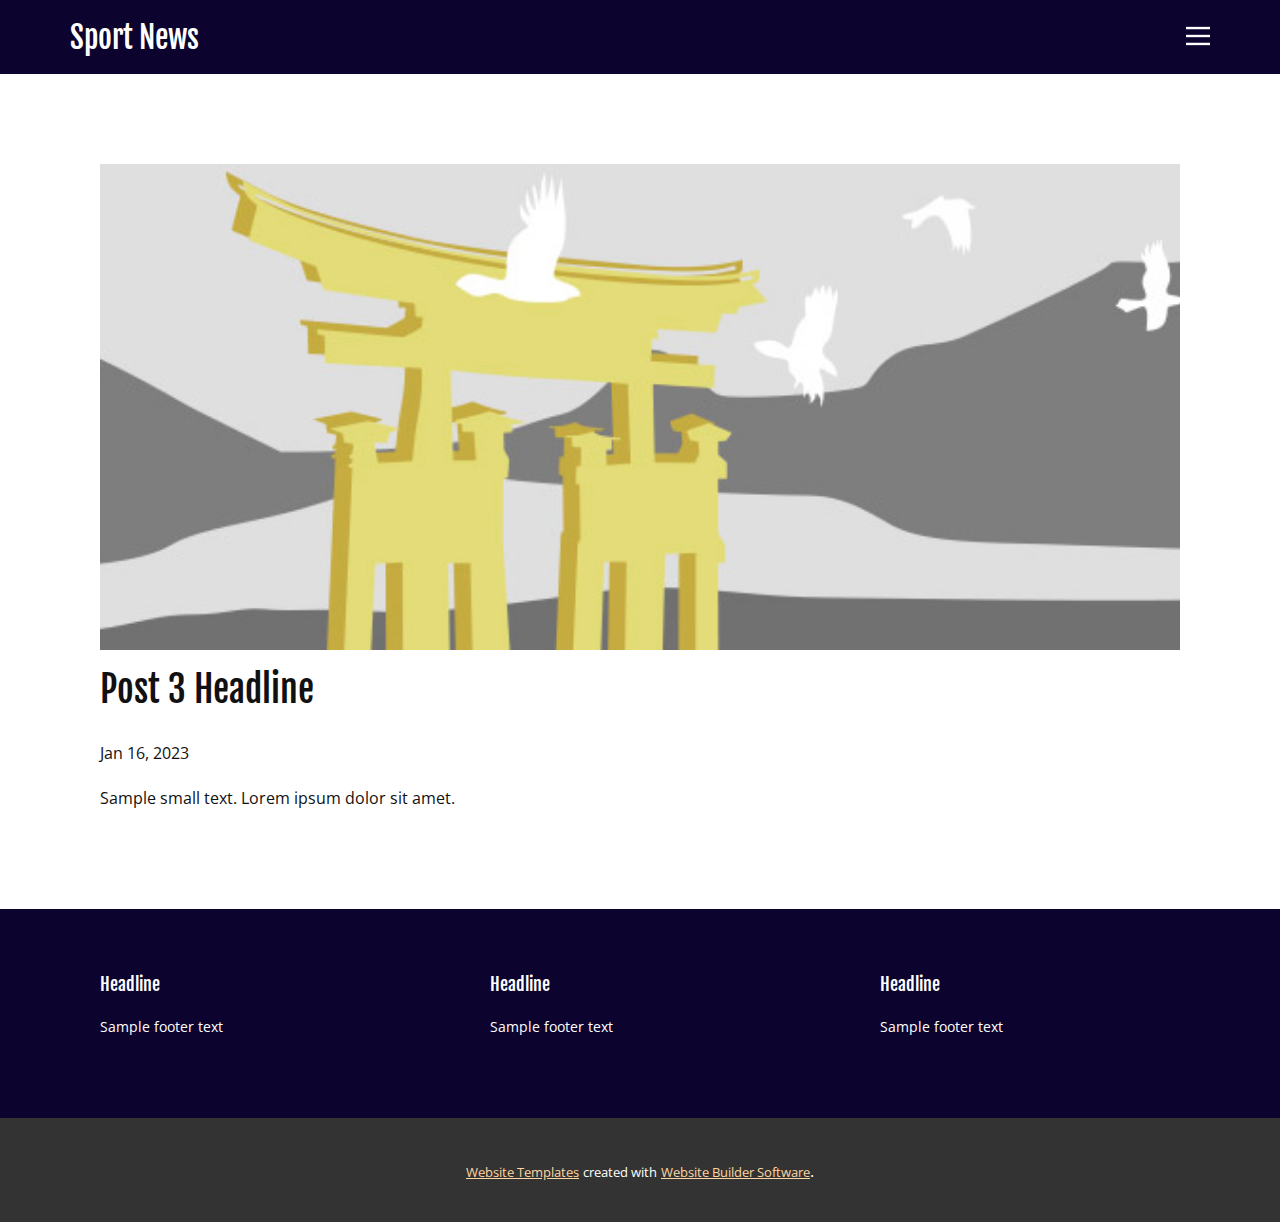
<file: blog/post-2.html>
<!DOCTYPE html>
<html style="font-size: 16px;" lang="en"><head>
    <meta name="viewport" content="width=device-width, initial-scale=1.0">
    <meta charset="utf-8">
    <meta name="keywords" content="Post 1 Headline">
    <meta name="description" content="">
    <title>Post 3 Headline</title>
    <link rel="stylesheet" href="../nicepage.css" media="screen">
<link rel="stylesheet" href="../Post-Template.css" media="screen">
    <script class="u-script" type="text/javascript" src="../jquery.js" defer=""></script>
    <script class="u-script" type="text/javascript" src="../nicepage.js" defer=""></script>
    <meta name="generator" content="Nicepage 5.3.2, nicepage.com">
    <link id="u-theme-google-font" rel="stylesheet" href="https://fonts.googleapis.com/css?family=Open+Sans:300,300i,400,400i,500,500i,600,600i,700,700i,800,800i|Fjalla+One:400">
    
    
    <script type="application/ld+json">{
		"@context": "http://schema.org",
		"@type": "Organization",
		"name": ""
}</script>
    <meta name="theme-color" content="#fc9512">
  </head>
  <body class="u-body u-xl-mode" data-lang="en"><header class="u-clearfix u-header u-palette-3-base u-header" id="sec-a060"><div class="u-align-left u-clearfix u-sheet u-sheet-1">
        <h3 class="u-align-left-xs u-headline u-text u-text-1">
          <a href="/">Sport News</a>
        </h3>
        <nav class="u-menu u-menu-hamburger u-offcanvas u-menu-1" data-responsive-from="XL">
          <div class="menu-collapse">
            <a class="u-button-style u-nav-link u-text-body-alt-color" href="#" style="padding: 4px 0px; font-size: calc(1em + 8px);">
              <svg class="u-svg-link" preserveAspectRatio="xMidYMin slice" viewBox="0 0 302 302" style="undefined"><use xmlns:xlink="http://www.w3.org/1999/xlink" xlink:href="#svg-a760"></use></svg>
              <svg xmlns="http://www.w3.org/2000/svg" xmlns:xlink="http://www.w3.org/1999/xlink" version="1.1" id="svg-a760" x="0px" y="0px" viewBox="0 0 302 302" style="enable-background:new 0 0 302 302;" xml:space="preserve" class="u-svg-content"><g><rect y="36" width="302" height="30"></rect><rect y="236" width="302" height="30"></rect><rect y="136" width="302" height="30"></rect>
</g><g></g><g></g><g></g><g></g><g></g><g></g><g></g><g></g><g></g><g></g><g></g><g></g><g></g><g></g><g></g></svg>
            </a>
          </div>
          <div class="u-nav-container">
            <ul class="u-nav u-spacing-25 u-unstyled"><li class="u-nav-item"><a class="u-button-style u-nav-link" href="../Home.html" style="padding: 8px 0px;">Home</a>
</li><li class="u-nav-item"><a class="u-button-style u-nav-link" href="../About.html" style="padding: 8px 0px;">About</a>
</li><li class="u-nav-item"><a class="u-button-style u-nav-link" href="../Contact.html" style="padding: 8px 0px;">Contact</a>
</li></ul>
          </div>
          <div class="u-nav-container-collapse">
            <div class="u-black u-container-style u-inner-container-layout u-opacity u-opacity-95 u-sidenav">
              <div class="u-inner-container-layout u-sidenav-overflow">
                <div class="u-menu-close"></div>
                <ul class="u-align-center u-nav u-popupmenu-items u-unstyled u-nav-2"><li class="u-nav-item"><a class="u-button-style u-nav-link" href="../Home.html" style="padding: 8px 0px;">Home</a>
</li><li class="u-nav-item"><a class="u-button-style u-nav-link" href="../About.html" style="padding: 8px 0px;">About</a>
</li><li class="u-nav-item"><a class="u-button-style u-nav-link" href="../Contact.html" style="padding: 8px 0px;">Contact</a>
</li></ul>
              </div>
            </div>
            <div class="u-black u-menu-overlay u-opacity u-opacity-70"></div>
          </div>
        </nav>
      </div></header>
    <section class="u-align-center u-clearfix u-section-1" id="sec-5f0e">
      <div class="u-clearfix u-sheet u-valign-middle-md u-valign-middle-sm u-valign-middle-xs u-sheet-1"><!--post_details--><!--post_details_options_json--><!--{"source":""}--><!--/post_details_options_json--><!--blog_post-->
        <div class="u-container-style u-expanded-width u-post-details u-post-details-1">
          <div class="u-container-layout u-valign-middle u-container-layout-1"><!--blog_post_image-->
            <img alt="" class="u-blog-control u-expanded-width u-image u-image-default u-image-1" src="../images/8ad73f3c.jpeg"><!--/blog_post_image--><!--blog_post_header-->
            <h2 class="u-blog-control u-text u-text-1">Post 3 Headline</h2><!--/blog_post_header--><!--blog_post_metadata-->
            <div class="u-blog-control u-metadata u-metadata-1"><!--blog_post_metadata_date-->
              <span class="u-meta-date u-meta-icon">Jan 16, 2023</span><!--/blog_post_metadata_date--><!--blog_post_metadata_category-->
              <!--/blog_post_metadata_category--><!--blog_post_metadata_comments-->
              <!--/blog_post_metadata_comments-->
            </div><!--/blog_post_metadata--><!--blog_post_content-->
            <div class="u-align-justify u-blog-control u-post-content u-text u-text-2 fr-view">
  Sample small text. Lorem ipsum dolor sit amet.
  </div><!--/blog_post_content-->
          </div>
        </div><!--/blog_post--><!--/post_details-->
      </div>
    </section>
    
    
    <footer class="u-clearfix u-footer u-palette-3-base" id="sec-4f1f"><div class="u-clearfix u-sheet u-sheet-1">
        <div class="u-clearfix u-expanded-width-lg u-expanded-width-md u-expanded-width-xl u-expanded-width-xs u-gutter-30 u-layout-wrap u-layout-wrap-1">
          <div class="u-gutter-0 u-layout">
            <div class="u-layout-row">
              <div class="u-align-center-xs u-align-left-lg u-align-left-md u-align-left-sm u-align-left-xl u-container-style u-layout-cell u-left-cell u-size-20 u-size-20-md u-layout-cell-1">
                <div class="u-container-layout u-valign-top u-container-layout-1">
                  <h6 class="u-text u-text-1">Headline</h6>
                  <p class="u-small-text u-text u-text-variant u-text-2">Sample footer text</p>
                </div>
              </div>
              <div class="u-align-center-xs u-align-left-lg u-align-left-md u-align-left-sm u-align-left-xl u-container-style u-layout-cell u-size-20 u-size-20-md u-layout-cell-2">
                <div class="u-container-layout u-valign-top u-container-layout-2">
                  <h6 class="u-text u-text-3">Headline</h6>
                  <p class="u-small-text u-text u-text-variant u-text-4">Sample footer text</p>
                </div>
              </div>
              <div class="u-align-center-xs u-align-left-lg u-align-left-md u-align-left-sm u-align-left-xl u-container-style u-layout-cell u-right-cell u-size-20 u-size-20-md u-layout-cell-3">
                <div class="u-container-layout u-valign-top u-container-layout-3">
                  <h6 class="u-text u-text-5">Headline</h6>
                  <p class="u-small-text u-text u-text-variant u-text-6">Sample footer text</p>
                </div>
              </div>
            </div>
          </div>
        </div>
      </div></footer>
    <section class="u-backlink u-clearfix u-grey-80">
      <a class="u-link" href="https://nicepage.com/website-templates" target="_blank">
        <span>Website Templates</span>
      </a>
      <p class="u-text">
        <span>created with</span>
      </p>
      <a class="u-link" href="" target="_blank">
        <span>Website Builder Software</span>
      </a>. 
    </section>
  
</body></html>
</file>
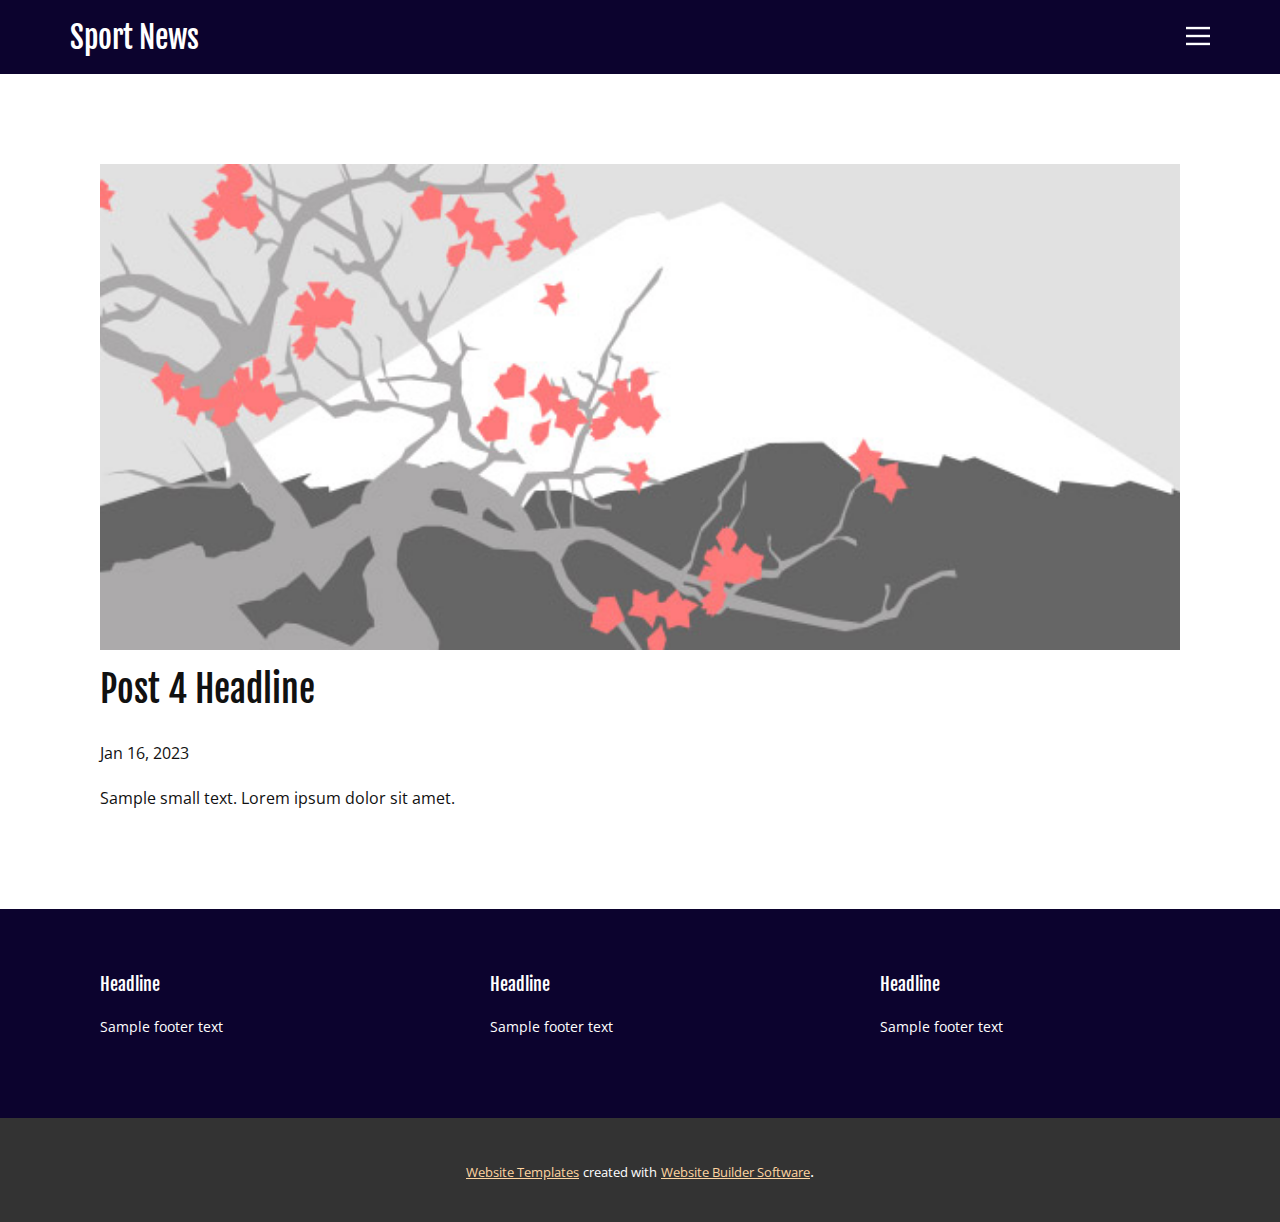
<file: blog/post-3.html>
<!DOCTYPE html>
<html style="font-size: 16px;" lang="en"><head>
    <meta name="viewport" content="width=device-width, initial-scale=1.0">
    <meta charset="utf-8">
    <meta name="keywords" content="Post 1 Headline">
    <meta name="description" content="">
    <title>Post 4 Headline</title>
    <link rel="stylesheet" href="../nicepage.css" media="screen">
<link rel="stylesheet" href="../Post-Template.css" media="screen">
    <script class="u-script" type="text/javascript" src="../jquery.js" defer=""></script>
    <script class="u-script" type="text/javascript" src="../nicepage.js" defer=""></script>
    <meta name="generator" content="Nicepage 5.3.2, nicepage.com">
    <link id="u-theme-google-font" rel="stylesheet" href="https://fonts.googleapis.com/css?family=Open+Sans:300,300i,400,400i,500,500i,600,600i,700,700i,800,800i|Fjalla+One:400">
    
    
    <script type="application/ld+json">{
		"@context": "http://schema.org",
		"@type": "Organization",
		"name": ""
}</script>
    <meta name="theme-color" content="#fc9512">
  </head>
  <body class="u-body u-xl-mode" data-lang="en"><header class="u-clearfix u-header u-palette-3-base u-header" id="sec-a060"><div class="u-align-left u-clearfix u-sheet u-sheet-1">
        <h3 class="u-align-left-xs u-headline u-text u-text-1">
          <a href="/">Sport News</a>
        </h3>
        <nav class="u-menu u-menu-hamburger u-offcanvas u-menu-1" data-responsive-from="XL">
          <div class="menu-collapse">
            <a class="u-button-style u-nav-link u-text-body-alt-color" href="#" style="padding: 4px 0px; font-size: calc(1em + 8px);">
              <svg class="u-svg-link" preserveAspectRatio="xMidYMin slice" viewBox="0 0 302 302" style="undefined"><use xmlns:xlink="http://www.w3.org/1999/xlink" xlink:href="#svg-a760"></use></svg>
              <svg xmlns="http://www.w3.org/2000/svg" xmlns:xlink="http://www.w3.org/1999/xlink" version="1.1" id="svg-a760" x="0px" y="0px" viewBox="0 0 302 302" style="enable-background:new 0 0 302 302;" xml:space="preserve" class="u-svg-content"><g><rect y="36" width="302" height="30"></rect><rect y="236" width="302" height="30"></rect><rect y="136" width="302" height="30"></rect>
</g><g></g><g></g><g></g><g></g><g></g><g></g><g></g><g></g><g></g><g></g><g></g><g></g><g></g><g></g><g></g></svg>
            </a>
          </div>
          <div class="u-nav-container">
            <ul class="u-nav u-spacing-25 u-unstyled"><li class="u-nav-item"><a class="u-button-style u-nav-link" href="../Home.html" style="padding: 8px 0px;">Home</a>
</li><li class="u-nav-item"><a class="u-button-style u-nav-link" href="../About.html" style="padding: 8px 0px;">About</a>
</li><li class="u-nav-item"><a class="u-button-style u-nav-link" href="../Contact.html" style="padding: 8px 0px;">Contact</a>
</li></ul>
          </div>
          <div class="u-nav-container-collapse">
            <div class="u-black u-container-style u-inner-container-layout u-opacity u-opacity-95 u-sidenav">
              <div class="u-inner-container-layout u-sidenav-overflow">
                <div class="u-menu-close"></div>
                <ul class="u-align-center u-nav u-popupmenu-items u-unstyled u-nav-2"><li class="u-nav-item"><a class="u-button-style u-nav-link" href="../Home.html" style="padding: 8px 0px;">Home</a>
</li><li class="u-nav-item"><a class="u-button-style u-nav-link" href="../About.html" style="padding: 8px 0px;">About</a>
</li><li class="u-nav-item"><a class="u-button-style u-nav-link" href="../Contact.html" style="padding: 8px 0px;">Contact</a>
</li></ul>
              </div>
            </div>
            <div class="u-black u-menu-overlay u-opacity u-opacity-70"></div>
          </div>
        </nav>
      </div></header>
    <section class="u-align-center u-clearfix u-section-1" id="sec-5f0e">
      <div class="u-clearfix u-sheet u-valign-middle-md u-valign-middle-sm u-valign-middle-xs u-sheet-1"><!--post_details--><!--post_details_options_json--><!--{"source":""}--><!--/post_details_options_json--><!--blog_post-->
        <div class="u-container-style u-expanded-width u-post-details u-post-details-1">
          <div class="u-container-layout u-valign-middle u-container-layout-1"><!--blog_post_image-->
            <img alt="" class="u-blog-control u-expanded-width u-image u-image-default u-image-1" src="../images/0fd3416c.jpeg"><!--/blog_post_image--><!--blog_post_header-->
            <h2 class="u-blog-control u-text u-text-1">Post 4 Headline</h2><!--/blog_post_header--><!--blog_post_metadata-->
            <div class="u-blog-control u-metadata u-metadata-1"><!--blog_post_metadata_date-->
              <span class="u-meta-date u-meta-icon">Jan 16, 2023</span><!--/blog_post_metadata_date--><!--blog_post_metadata_category-->
              <!--/blog_post_metadata_category--><!--blog_post_metadata_comments-->
              <!--/blog_post_metadata_comments-->
            </div><!--/blog_post_metadata--><!--blog_post_content-->
            <div class="u-align-justify u-blog-control u-post-content u-text u-text-2 fr-view">
  Sample small text. Lorem ipsum dolor sit amet.
  </div><!--/blog_post_content-->
          </div>
        </div><!--/blog_post--><!--/post_details-->
      </div>
    </section>
    
    
    <footer class="u-clearfix u-footer u-palette-3-base" id="sec-4f1f"><div class="u-clearfix u-sheet u-sheet-1">
        <div class="u-clearfix u-expanded-width-lg u-expanded-width-md u-expanded-width-xl u-expanded-width-xs u-gutter-30 u-layout-wrap u-layout-wrap-1">
          <div class="u-gutter-0 u-layout">
            <div class="u-layout-row">
              <div class="u-align-center-xs u-align-left-lg u-align-left-md u-align-left-sm u-align-left-xl u-container-style u-layout-cell u-left-cell u-size-20 u-size-20-md u-layout-cell-1">
                <div class="u-container-layout u-valign-top u-container-layout-1">
                  <h6 class="u-text u-text-1">Headline</h6>
                  <p class="u-small-text u-text u-text-variant u-text-2">Sample footer text</p>
                </div>
              </div>
              <div class="u-align-center-xs u-align-left-lg u-align-left-md u-align-left-sm u-align-left-xl u-container-style u-layout-cell u-size-20 u-size-20-md u-layout-cell-2">
                <div class="u-container-layout u-valign-top u-container-layout-2">
                  <h6 class="u-text u-text-3">Headline</h6>
                  <p class="u-small-text u-text u-text-variant u-text-4">Sample footer text</p>
                </div>
              </div>
              <div class="u-align-center-xs u-align-left-lg u-align-left-md u-align-left-sm u-align-left-xl u-container-style u-layout-cell u-right-cell u-size-20 u-size-20-md u-layout-cell-3">
                <div class="u-container-layout u-valign-top u-container-layout-3">
                  <h6 class="u-text u-text-5">Headline</h6>
                  <p class="u-small-text u-text u-text-variant u-text-6">Sample footer text</p>
                </div>
              </div>
            </div>
          </div>
        </div>
      </div></footer>
    <section class="u-backlink u-clearfix u-grey-80">
      <a class="u-link" href="https://nicepage.com/website-templates" target="_blank">
        <span>Website Templates</span>
      </a>
      <p class="u-text">
        <span>created with</span>
      </p>
      <a class="u-link" href="" target="_blank">
        <span>Website Builder Software</span>
      </a>. 
    </section>
  
</body></html>
</file>
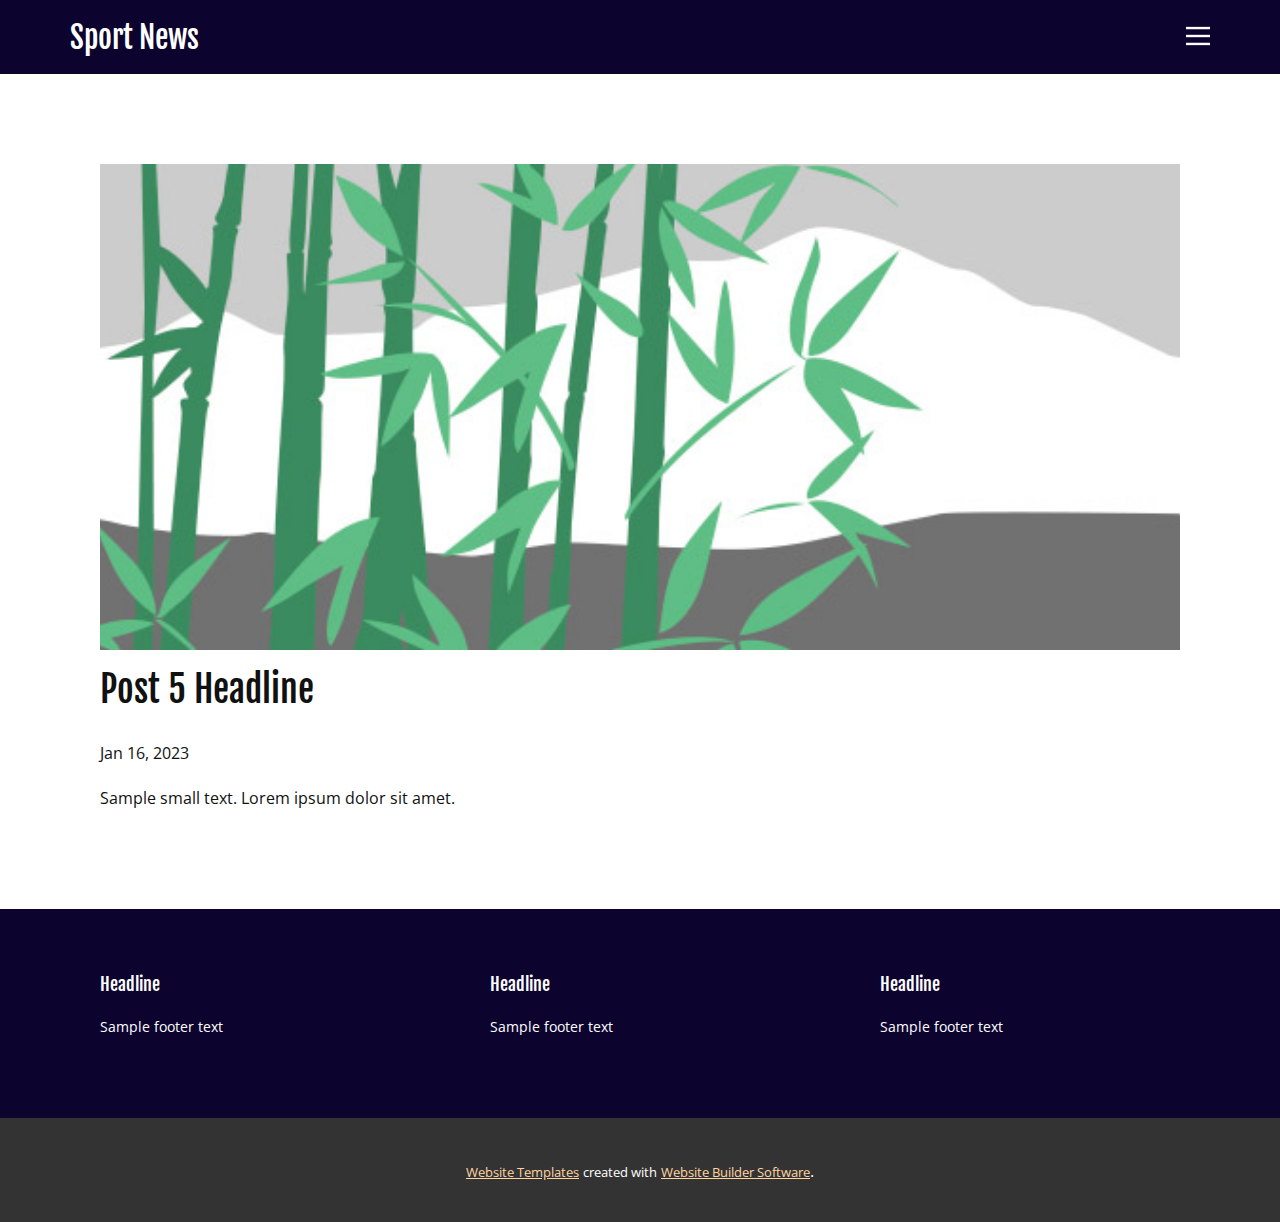
<file: blog/post-4.html>
<!DOCTYPE html>
<html style="font-size: 16px;" lang="en"><head>
    <meta name="viewport" content="width=device-width, initial-scale=1.0">
    <meta charset="utf-8">
    <meta name="keywords" content="Post 1 Headline">
    <meta name="description" content="">
    <title>Post 5 Headline</title>
    <link rel="stylesheet" href="../nicepage.css" media="screen">
<link rel="stylesheet" href="../Post-Template.css" media="screen">
    <script class="u-script" type="text/javascript" src="../jquery.js" defer=""></script>
    <script class="u-script" type="text/javascript" src="../nicepage.js" defer=""></script>
    <meta name="generator" content="Nicepage 5.3.2, nicepage.com">
    <link id="u-theme-google-font" rel="stylesheet" href="https://fonts.googleapis.com/css?family=Open+Sans:300,300i,400,400i,500,500i,600,600i,700,700i,800,800i|Fjalla+One:400">
    
    
    <script type="application/ld+json">{
		"@context": "http://schema.org",
		"@type": "Organization",
		"name": ""
}</script>
    <meta name="theme-color" content="#fc9512">
  </head>
  <body class="u-body u-xl-mode" data-lang="en"><header class="u-clearfix u-header u-palette-3-base u-header" id="sec-a060"><div class="u-align-left u-clearfix u-sheet u-sheet-1">
        <h3 class="u-align-left-xs u-headline u-text u-text-1">
          <a href="/">Sport News</a>
        </h3>
        <nav class="u-menu u-menu-hamburger u-offcanvas u-menu-1" data-responsive-from="XL">
          <div class="menu-collapse">
            <a class="u-button-style u-nav-link u-text-body-alt-color" href="#" style="padding: 4px 0px; font-size: calc(1em + 8px);">
              <svg class="u-svg-link" preserveAspectRatio="xMidYMin slice" viewBox="0 0 302 302" style="undefined"><use xmlns:xlink="http://www.w3.org/1999/xlink" xlink:href="#svg-a760"></use></svg>
              <svg xmlns="http://www.w3.org/2000/svg" xmlns:xlink="http://www.w3.org/1999/xlink" version="1.1" id="svg-a760" x="0px" y="0px" viewBox="0 0 302 302" style="enable-background:new 0 0 302 302;" xml:space="preserve" class="u-svg-content"><g><rect y="36" width="302" height="30"></rect><rect y="236" width="302" height="30"></rect><rect y="136" width="302" height="30"></rect>
</g><g></g><g></g><g></g><g></g><g></g><g></g><g></g><g></g><g></g><g></g><g></g><g></g><g></g><g></g><g></g></svg>
            </a>
          </div>
          <div class="u-nav-container">
            <ul class="u-nav u-spacing-25 u-unstyled"><li class="u-nav-item"><a class="u-button-style u-nav-link" href="../Home.html" style="padding: 8px 0px;">Home</a>
</li><li class="u-nav-item"><a class="u-button-style u-nav-link" href="../About.html" style="padding: 8px 0px;">About</a>
</li><li class="u-nav-item"><a class="u-button-style u-nav-link" href="../Contact.html" style="padding: 8px 0px;">Contact</a>
</li></ul>
          </div>
          <div class="u-nav-container-collapse">
            <div class="u-black u-container-style u-inner-container-layout u-opacity u-opacity-95 u-sidenav">
              <div class="u-inner-container-layout u-sidenav-overflow">
                <div class="u-menu-close"></div>
                <ul class="u-align-center u-nav u-popupmenu-items u-unstyled u-nav-2"><li class="u-nav-item"><a class="u-button-style u-nav-link" href="../Home.html" style="padding: 8px 0px;">Home</a>
</li><li class="u-nav-item"><a class="u-button-style u-nav-link" href="../About.html" style="padding: 8px 0px;">About</a>
</li><li class="u-nav-item"><a class="u-button-style u-nav-link" href="../Contact.html" style="padding: 8px 0px;">Contact</a>
</li></ul>
              </div>
            </div>
            <div class="u-black u-menu-overlay u-opacity u-opacity-70"></div>
          </div>
        </nav>
      </div></header>
    <section class="u-align-center u-clearfix u-section-1" id="sec-5f0e">
      <div class="u-clearfix u-sheet u-valign-middle-md u-valign-middle-sm u-valign-middle-xs u-sheet-1"><!--post_details--><!--post_details_options_json--><!--{"source":""}--><!--/post_details_options_json--><!--blog_post-->
        <div class="u-container-style u-expanded-width u-post-details u-post-details-1">
          <div class="u-container-layout u-valign-middle u-container-layout-1"><!--blog_post_image-->
            <img alt="" class="u-blog-control u-expanded-width u-image u-image-default u-image-1" src="../images/68f64b9d.jpeg"><!--/blog_post_image--><!--blog_post_header-->
            <h2 class="u-blog-control u-text u-text-1">Post 5 Headline</h2><!--/blog_post_header--><!--blog_post_metadata-->
            <div class="u-blog-control u-metadata u-metadata-1"><!--blog_post_metadata_date-->
              <span class="u-meta-date u-meta-icon">Jan 16, 2023</span><!--/blog_post_metadata_date--><!--blog_post_metadata_category-->
              <!--/blog_post_metadata_category--><!--blog_post_metadata_comments-->
              <!--/blog_post_metadata_comments-->
            </div><!--/blog_post_metadata--><!--blog_post_content-->
            <div class="u-align-justify u-blog-control u-post-content u-text u-text-2 fr-view">
  Sample small text. Lorem ipsum dolor sit amet.
  </div><!--/blog_post_content-->
          </div>
        </div><!--/blog_post--><!--/post_details-->
      </div>
    </section>
    
    
    <footer class="u-clearfix u-footer u-palette-3-base" id="sec-4f1f"><div class="u-clearfix u-sheet u-sheet-1">
        <div class="u-clearfix u-expanded-width-lg u-expanded-width-md u-expanded-width-xl u-expanded-width-xs u-gutter-30 u-layout-wrap u-layout-wrap-1">
          <div class="u-gutter-0 u-layout">
            <div class="u-layout-row">
              <div class="u-align-center-xs u-align-left-lg u-align-left-md u-align-left-sm u-align-left-xl u-container-style u-layout-cell u-left-cell u-size-20 u-size-20-md u-layout-cell-1">
                <div class="u-container-layout u-valign-top u-container-layout-1">
                  <h6 class="u-text u-text-1">Headline</h6>
                  <p class="u-small-text u-text u-text-variant u-text-2">Sample footer text</p>
                </div>
              </div>
              <div class="u-align-center-xs u-align-left-lg u-align-left-md u-align-left-sm u-align-left-xl u-container-style u-layout-cell u-size-20 u-size-20-md u-layout-cell-2">
                <div class="u-container-layout u-valign-top u-container-layout-2">
                  <h6 class="u-text u-text-3">Headline</h6>
                  <p class="u-small-text u-text u-text-variant u-text-4">Sample footer text</p>
                </div>
              </div>
              <div class="u-align-center-xs u-align-left-lg u-align-left-md u-align-left-sm u-align-left-xl u-container-style u-layout-cell u-right-cell u-size-20 u-size-20-md u-layout-cell-3">
                <div class="u-container-layout u-valign-top u-container-layout-3">
                  <h6 class="u-text u-text-5">Headline</h6>
                  <p class="u-small-text u-text u-text-variant u-text-6">Sample footer text</p>
                </div>
              </div>
            </div>
          </div>
        </div>
      </div></footer>
    <section class="u-backlink u-clearfix u-grey-80">
      <a class="u-link" href="https://nicepage.com/website-templates" target="_blank">
        <span>Website Templates</span>
      </a>
      <p class="u-text">
        <span>created with</span>
      </p>
      <a class="u-link" href="" target="_blank">
        <span>Website Builder Software</span>
      </a>. 
    </section>
  
</body></html>
</file>
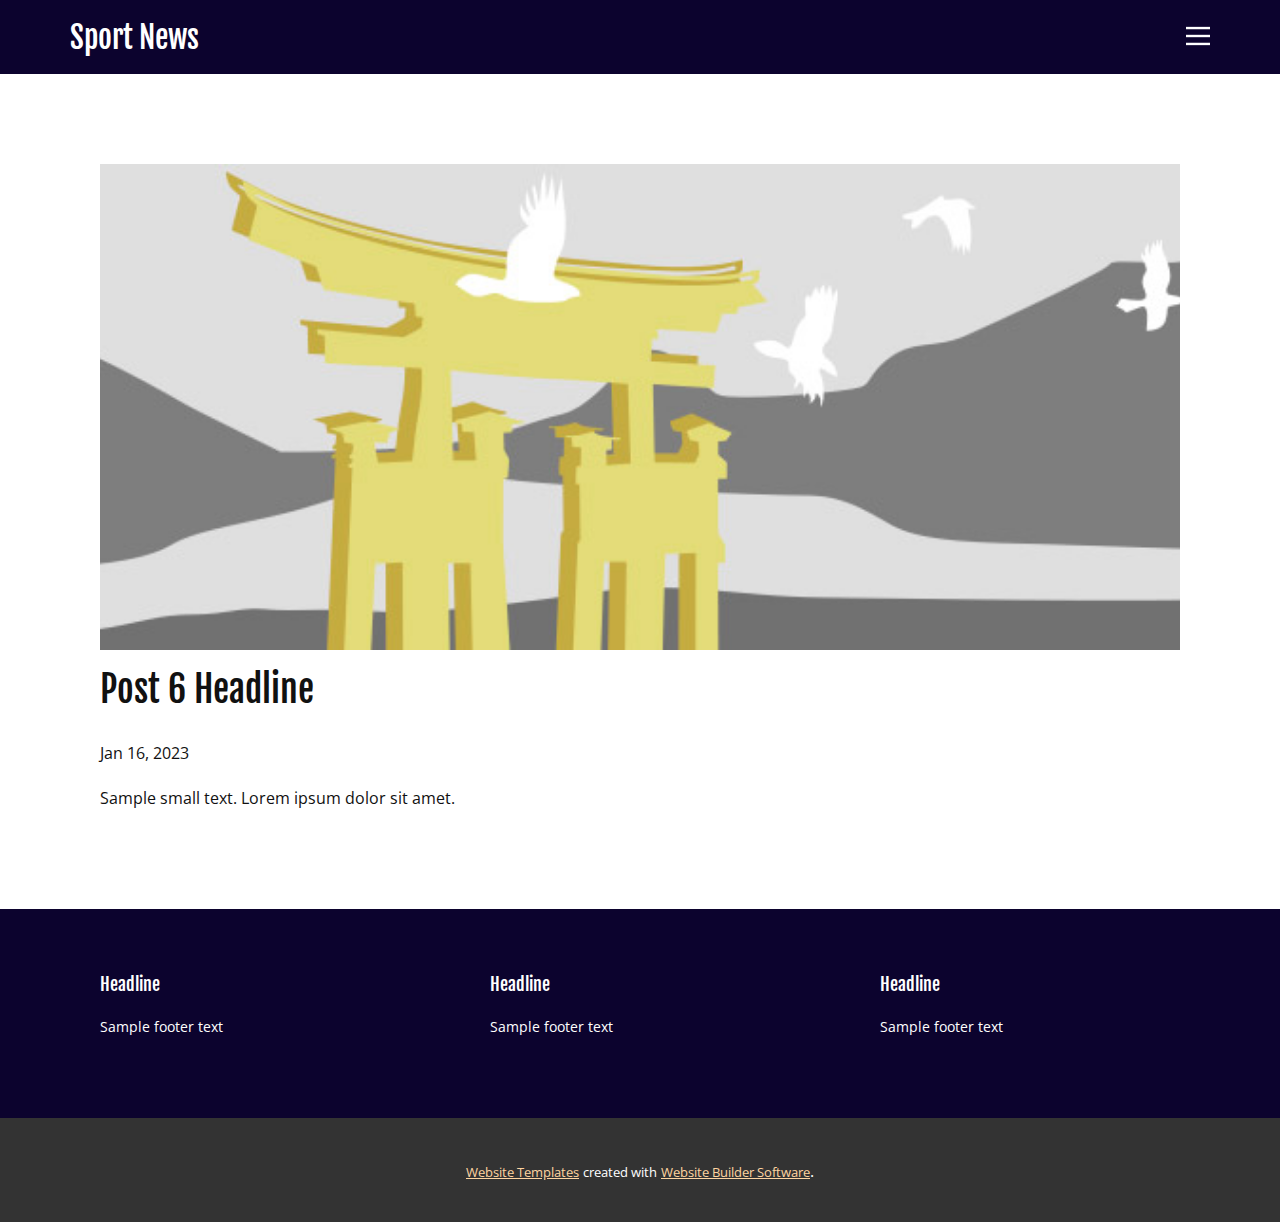
<file: blog/post-5.html>
<!DOCTYPE html>
<html style="font-size: 16px;" lang="en"><head>
    <meta name="viewport" content="width=device-width, initial-scale=1.0">
    <meta charset="utf-8">
    <meta name="keywords" content="Post 1 Headline">
    <meta name="description" content="">
    <title>Post 6 Headline</title>
    <link rel="stylesheet" href="../nicepage.css" media="screen">
<link rel="stylesheet" href="../Post-Template.css" media="screen">
    <script class="u-script" type="text/javascript" src="../jquery.js" defer=""></script>
    <script class="u-script" type="text/javascript" src="../nicepage.js" defer=""></script>
    <meta name="generator" content="Nicepage 5.3.2, nicepage.com">
    <link id="u-theme-google-font" rel="stylesheet" href="https://fonts.googleapis.com/css?family=Open+Sans:300,300i,400,400i,500,500i,600,600i,700,700i,800,800i|Fjalla+One:400">
    
    
    <script type="application/ld+json">{
		"@context": "http://schema.org",
		"@type": "Organization",
		"name": ""
}</script>
    <meta name="theme-color" content="#fc9512">
  </head>
  <body class="u-body u-xl-mode" data-lang="en"><header class="u-clearfix u-header u-palette-3-base u-header" id="sec-a060"><div class="u-align-left u-clearfix u-sheet u-sheet-1">
        <h3 class="u-align-left-xs u-headline u-text u-text-1">
          <a href="/">Sport News</a>
        </h3>
        <nav class="u-menu u-menu-hamburger u-offcanvas u-menu-1" data-responsive-from="XL">
          <div class="menu-collapse">
            <a class="u-button-style u-nav-link u-text-body-alt-color" href="#" style="padding: 4px 0px; font-size: calc(1em + 8px);">
              <svg class="u-svg-link" preserveAspectRatio="xMidYMin slice" viewBox="0 0 302 302" style="undefined"><use xmlns:xlink="http://www.w3.org/1999/xlink" xlink:href="#svg-a760"></use></svg>
              <svg xmlns="http://www.w3.org/2000/svg" xmlns:xlink="http://www.w3.org/1999/xlink" version="1.1" id="svg-a760" x="0px" y="0px" viewBox="0 0 302 302" style="enable-background:new 0 0 302 302;" xml:space="preserve" class="u-svg-content"><g><rect y="36" width="302" height="30"></rect><rect y="236" width="302" height="30"></rect><rect y="136" width="302" height="30"></rect>
</g><g></g><g></g><g></g><g></g><g></g><g></g><g></g><g></g><g></g><g></g><g></g><g></g><g></g><g></g><g></g></svg>
            </a>
          </div>
          <div class="u-nav-container">
            <ul class="u-nav u-spacing-25 u-unstyled"><li class="u-nav-item"><a class="u-button-style u-nav-link" href="../Home.html" style="padding: 8px 0px;">Home</a>
</li><li class="u-nav-item"><a class="u-button-style u-nav-link" href="../About.html" style="padding: 8px 0px;">About</a>
</li><li class="u-nav-item"><a class="u-button-style u-nav-link" href="../Contact.html" style="padding: 8px 0px;">Contact</a>
</li></ul>
          </div>
          <div class="u-nav-container-collapse">
            <div class="u-black u-container-style u-inner-container-layout u-opacity u-opacity-95 u-sidenav">
              <div class="u-inner-container-layout u-sidenav-overflow">
                <div class="u-menu-close"></div>
                <ul class="u-align-center u-nav u-popupmenu-items u-unstyled u-nav-2"><li class="u-nav-item"><a class="u-button-style u-nav-link" href="../Home.html" style="padding: 8px 0px;">Home</a>
</li><li class="u-nav-item"><a class="u-button-style u-nav-link" href="../About.html" style="padding: 8px 0px;">About</a>
</li><li class="u-nav-item"><a class="u-button-style u-nav-link" href="../Contact.html" style="padding: 8px 0px;">Contact</a>
</li></ul>
              </div>
            </div>
            <div class="u-black u-menu-overlay u-opacity u-opacity-70"></div>
          </div>
        </nav>
      </div></header>
    <section class="u-align-center u-clearfix u-section-1" id="sec-5f0e">
      <div class="u-clearfix u-sheet u-valign-middle-md u-valign-middle-sm u-valign-middle-xs u-sheet-1"><!--post_details--><!--post_details_options_json--><!--{"source":""}--><!--/post_details_options_json--><!--blog_post-->
        <div class="u-container-style u-expanded-width u-post-details u-post-details-1">
          <div class="u-container-layout u-valign-middle u-container-layout-1"><!--blog_post_image-->
            <img alt="" class="u-blog-control u-expanded-width u-image u-image-default u-image-1" src="../images/8ad73f3c.jpeg"><!--/blog_post_image--><!--blog_post_header-->
            <h2 class="u-blog-control u-text u-text-1">Post 6 Headline</h2><!--/blog_post_header--><!--blog_post_metadata-->
            <div class="u-blog-control u-metadata u-metadata-1"><!--blog_post_metadata_date-->
              <span class="u-meta-date u-meta-icon">Jan 16, 2023</span><!--/blog_post_metadata_date--><!--blog_post_metadata_category-->
              <!--/blog_post_metadata_category--><!--blog_post_metadata_comments-->
              <!--/blog_post_metadata_comments-->
            </div><!--/blog_post_metadata--><!--blog_post_content-->
            <div class="u-align-justify u-blog-control u-post-content u-text u-text-2 fr-view">
  Sample small text. Lorem ipsum dolor sit amet.
  </div><!--/blog_post_content-->
          </div>
        </div><!--/blog_post--><!--/post_details-->
      </div>
    </section>
    
    
    <footer class="u-clearfix u-footer u-palette-3-base" id="sec-4f1f"><div class="u-clearfix u-sheet u-sheet-1">
        <div class="u-clearfix u-expanded-width-lg u-expanded-width-md u-expanded-width-xl u-expanded-width-xs u-gutter-30 u-layout-wrap u-layout-wrap-1">
          <div class="u-gutter-0 u-layout">
            <div class="u-layout-row">
              <div class="u-align-center-xs u-align-left-lg u-align-left-md u-align-left-sm u-align-left-xl u-container-style u-layout-cell u-left-cell u-size-20 u-size-20-md u-layout-cell-1">
                <div class="u-container-layout u-valign-top u-container-layout-1">
                  <h6 class="u-text u-text-1">Headline</h6>
                  <p class="u-small-text u-text u-text-variant u-text-2">Sample footer text</p>
                </div>
              </div>
              <div class="u-align-center-xs u-align-left-lg u-align-left-md u-align-left-sm u-align-left-xl u-container-style u-layout-cell u-size-20 u-size-20-md u-layout-cell-2">
                <div class="u-container-layout u-valign-top u-container-layout-2">
                  <h6 class="u-text u-text-3">Headline</h6>
                  <p class="u-small-text u-text u-text-variant u-text-4">Sample footer text</p>
                </div>
              </div>
              <div class="u-align-center-xs u-align-left-lg u-align-left-md u-align-left-sm u-align-left-xl u-container-style u-layout-cell u-right-cell u-size-20 u-size-20-md u-layout-cell-3">
                <div class="u-container-layout u-valign-top u-container-layout-3">
                  <h6 class="u-text u-text-5">Headline</h6>
                  <p class="u-small-text u-text u-text-variant u-text-6">Sample footer text</p>
                </div>
              </div>
            </div>
          </div>
        </div>
      </div></footer>
    <section class="u-backlink u-clearfix u-grey-80">
      <a class="u-link" href="https://nicepage.com/website-templates" target="_blank">
        <span>Website Templates</span>
      </a>
      <p class="u-text">
        <span>created with</span>
      </p>
      <a class="u-link" href="" target="_blank">
        <span>Website Builder Software</span>
      </a>. 
    </section>
  
</body></html>
</file>
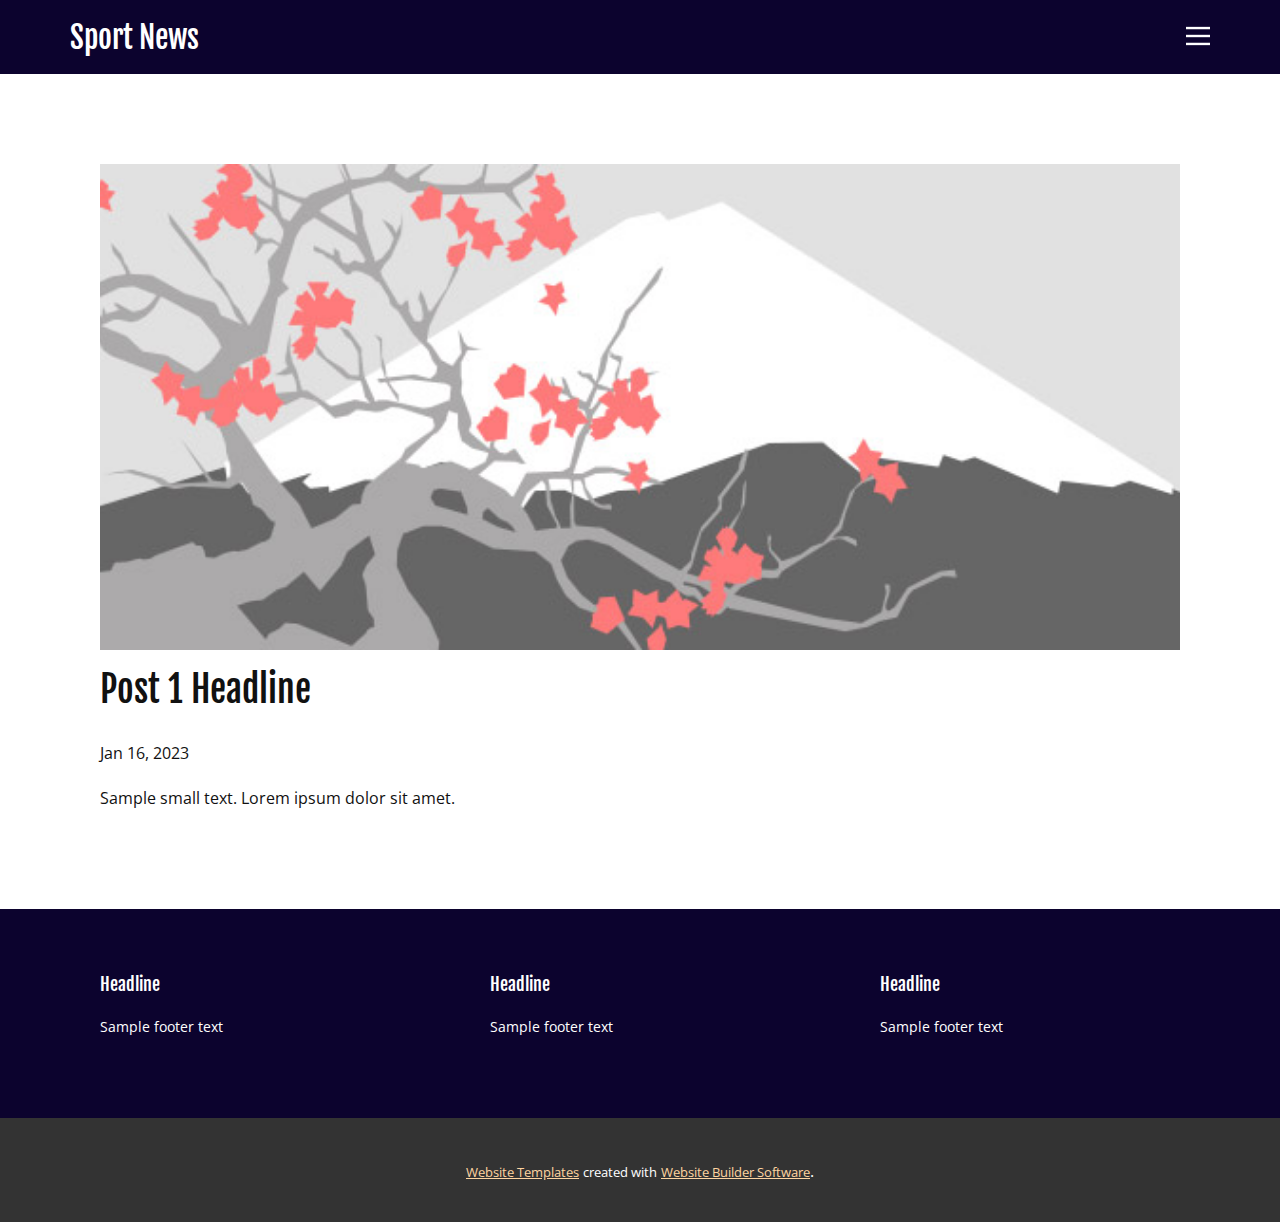
<file: blog/post.html>
<!DOCTYPE html>
<html style="font-size: 16px;" lang="en"><head>
    <meta name="viewport" content="width=device-width, initial-scale=1.0">
    <meta charset="utf-8">
    <meta name="keywords" content="Post 1 Headline">
    <meta name="description" content="">
    <title>Post 1 Headline</title>
    <link rel="stylesheet" href="../nicepage.css" media="screen">
<link rel="stylesheet" href="../Post-Template.css" media="screen">
    <script class="u-script" type="text/javascript" src="../jquery.js" defer=""></script>
    <script class="u-script" type="text/javascript" src="../nicepage.js" defer=""></script>
    <meta name="generator" content="Nicepage 5.3.2, nicepage.com">
    <link id="u-theme-google-font" rel="stylesheet" href="https://fonts.googleapis.com/css?family=Open+Sans:300,300i,400,400i,500,500i,600,600i,700,700i,800,800i|Fjalla+One:400">
    
    
    <script type="application/ld+json">{
		"@context": "http://schema.org",
		"@type": "Organization",
		"name": ""
}</script>
    <meta name="theme-color" content="#fc9512">
  </head>
  <body class="u-body u-xl-mode" data-lang="en"><header class="u-clearfix u-header u-palette-3-base u-header" id="sec-a060"><div class="u-align-left u-clearfix u-sheet u-sheet-1">
        <h3 class="u-align-left-xs u-headline u-text u-text-1">
          <a href="/">Sport News</a>
        </h3>
        <nav class="u-menu u-menu-hamburger u-offcanvas u-menu-1" data-responsive-from="XL">
          <div class="menu-collapse">
            <a class="u-button-style u-nav-link u-text-body-alt-color" href="#" style="padding: 4px 0px; font-size: calc(1em + 8px);">
              <svg class="u-svg-link" preserveAspectRatio="xMidYMin slice" viewBox="0 0 302 302" style="undefined"><use xmlns:xlink="http://www.w3.org/1999/xlink" xlink:href="#svg-a760"></use></svg>
              <svg xmlns="http://www.w3.org/2000/svg" xmlns:xlink="http://www.w3.org/1999/xlink" version="1.1" id="svg-a760" x="0px" y="0px" viewBox="0 0 302 302" style="enable-background:new 0 0 302 302;" xml:space="preserve" class="u-svg-content"><g><rect y="36" width="302" height="30"></rect><rect y="236" width="302" height="30"></rect><rect y="136" width="302" height="30"></rect>
</g><g></g><g></g><g></g><g></g><g></g><g></g><g></g><g></g><g></g><g></g><g></g><g></g><g></g><g></g><g></g></svg>
            </a>
          </div>
          <div class="u-nav-container">
            <ul class="u-nav u-spacing-25 u-unstyled"><li class="u-nav-item"><a class="u-button-style u-nav-link" href="../Home.html" style="padding: 8px 0px;">Home</a>
</li><li class="u-nav-item"><a class="u-button-style u-nav-link" href="../About.html" style="padding: 8px 0px;">About</a>
</li><li class="u-nav-item"><a class="u-button-style u-nav-link" href="../Contact.html" style="padding: 8px 0px;">Contact</a>
</li></ul>
          </div>
          <div class="u-nav-container-collapse">
            <div class="u-black u-container-style u-inner-container-layout u-opacity u-opacity-95 u-sidenav">
              <div class="u-inner-container-layout u-sidenav-overflow">
                <div class="u-menu-close"></div>
                <ul class="u-align-center u-nav u-popupmenu-items u-unstyled u-nav-2"><li class="u-nav-item"><a class="u-button-style u-nav-link" href="../Home.html" style="padding: 8px 0px;">Home</a>
</li><li class="u-nav-item"><a class="u-button-style u-nav-link" href="../About.html" style="padding: 8px 0px;">About</a>
</li><li class="u-nav-item"><a class="u-button-style u-nav-link" href="../Contact.html" style="padding: 8px 0px;">Contact</a>
</li></ul>
              </div>
            </div>
            <div class="u-black u-menu-overlay u-opacity u-opacity-70"></div>
          </div>
        </nav>
      </div></header>
    <section class="u-align-center u-clearfix u-section-1" id="sec-5f0e">
      <div class="u-clearfix u-sheet u-valign-middle-md u-valign-middle-sm u-valign-middle-xs u-sheet-1"><!--post_details--><!--post_details_options_json--><!--{"source":""}--><!--/post_details_options_json--><!--blog_post-->
        <div class="u-container-style u-expanded-width u-post-details u-post-details-1">
          <div class="u-container-layout u-valign-middle u-container-layout-1"><!--blog_post_image-->
            <img alt="" class="u-blog-control u-expanded-width u-image u-image-default u-image-1" src="../images/0fd3416c.jpeg"><!--/blog_post_image--><!--blog_post_header-->
            <h2 class="u-blog-control u-text u-text-1">Post 1 Headline</h2><!--/blog_post_header--><!--blog_post_metadata-->
            <div class="u-blog-control u-metadata u-metadata-1"><!--blog_post_metadata_date-->
              <span class="u-meta-date u-meta-icon">Jan 16, 2023</span><!--/blog_post_metadata_date--><!--blog_post_metadata_category-->
              <!--/blog_post_metadata_category--><!--blog_post_metadata_comments-->
              <!--/blog_post_metadata_comments-->
            </div><!--/blog_post_metadata--><!--blog_post_content-->
            <div class="u-align-justify u-blog-control u-post-content u-text u-text-2 fr-view">
  Sample small text. Lorem ipsum dolor sit amet.
  </div><!--/blog_post_content-->
          </div>
        </div><!--/blog_post--><!--/post_details-->
      </div>
    </section>
    
    
    <footer class="u-clearfix u-footer u-palette-3-base" id="sec-4f1f"><div class="u-clearfix u-sheet u-sheet-1">
        <div class="u-clearfix u-expanded-width-lg u-expanded-width-md u-expanded-width-xl u-expanded-width-xs u-gutter-30 u-layout-wrap u-layout-wrap-1">
          <div class="u-gutter-0 u-layout">
            <div class="u-layout-row">
              <div class="u-align-center-xs u-align-left-lg u-align-left-md u-align-left-sm u-align-left-xl u-container-style u-layout-cell u-left-cell u-size-20 u-size-20-md u-layout-cell-1">
                <div class="u-container-layout u-valign-top u-container-layout-1">
                  <h6 class="u-text u-text-1">Headline</h6>
                  <p class="u-small-text u-text u-text-variant u-text-2">Sample footer text</p>
                </div>
              </div>
              <div class="u-align-center-xs u-align-left-lg u-align-left-md u-align-left-sm u-align-left-xl u-container-style u-layout-cell u-size-20 u-size-20-md u-layout-cell-2">
                <div class="u-container-layout u-valign-top u-container-layout-2">
                  <h6 class="u-text u-text-3">Headline</h6>
                  <p class="u-small-text u-text u-text-variant u-text-4">Sample footer text</p>
                </div>
              </div>
              <div class="u-align-center-xs u-align-left-lg u-align-left-md u-align-left-sm u-align-left-xl u-container-style u-layout-cell u-right-cell u-size-20 u-size-20-md u-layout-cell-3">
                <div class="u-container-layout u-valign-top u-container-layout-3">
                  <h6 class="u-text u-text-5">Headline</h6>
                  <p class="u-small-text u-text u-text-variant u-text-6">Sample footer text</p>
                </div>
              </div>
            </div>
          </div>
        </div>
      </div></footer>
    <section class="u-backlink u-clearfix u-grey-80">
      <a class="u-link" href="https://nicepage.com/website-templates" target="_blank">
        <span>Website Templates</span>
      </a>
      <p class="u-text">
        <span>created with</span>
      </p>
      <a class="u-link" href="" target="_blank">
        <span>Website Builder Software</span>
      </a>. 
    </section>
  
</body></html>
</file>
